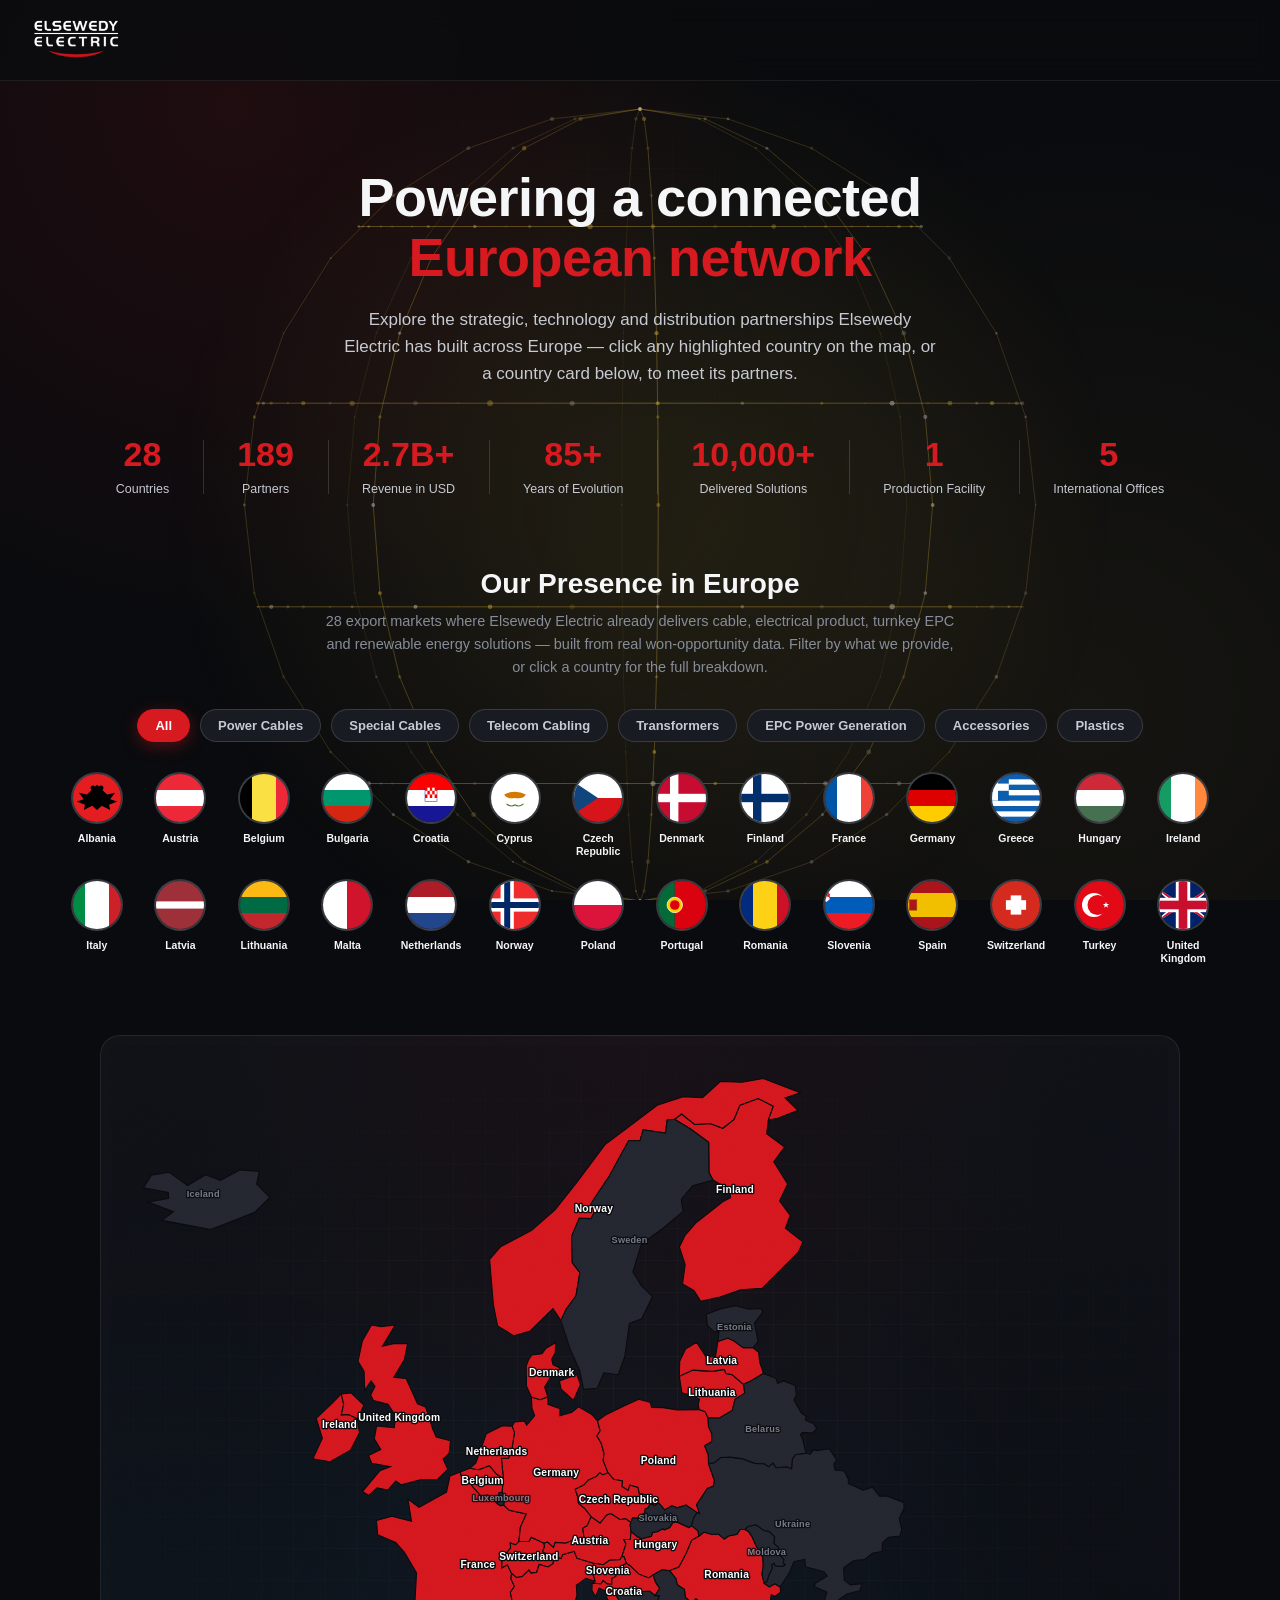
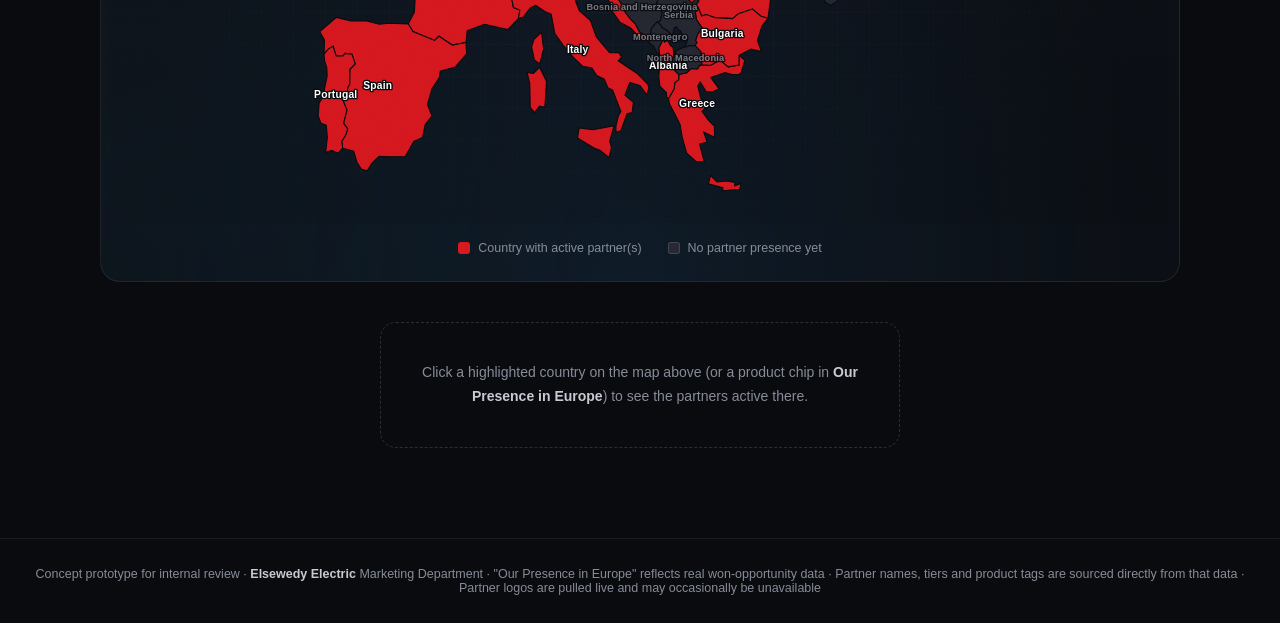
<file: index.html>
<!DOCTYPE html>
<html lang="en">
<head>
<meta charset="UTF-8">
<meta name="viewport" content="width=device-width, initial-scale=1.0">
<title>Elsewedy Electric — European Partner Network (preview)</title>
<style>
:root{
  --ew-red:#D71920;
  --ew-red-dark:#9C1217;
  --ew-red-glow:rgba(215,25,32,0.55);
  --ew-gold:#D4AF37;
  --bg-0:#0A0B0E;
  --bg-1:#111319;
  --bg-2:#181B22;
  --bg-3:#20232C;
  --line:rgba(255,255,255,0.08);
  --line-2:rgba(255,255,255,0.14);
  --text-0:#F5F6F8;
  --text-1:#C7CAD3;
  --text-2:#868C99;
  --country-base:#262933;
  --country-hover:#333844;
  --radius:14px;
}
*{box-sizing:border-box; margin:0; padding:0;}
html{scroll-behavior:smooth;}
body{
  background:var(--bg-0);
  color:var(--text-0);
  font-family:'Inter',sans-serif;
  overflow-x:hidden;
}
h1,h2,h3,h4{font-family:'Poppins',sans-serif;}
a{color:inherit; text-decoration:none;}
.wrap{max-width:1240px; margin:0 auto; padding:0 32px;}
::-webkit-scrollbar{width:9px; height:9px;}
::-webkit-scrollbar-thumb{background:var(--bg-3); border-radius:6px;}
::-webkit-scrollbar-track{background:transparent;}

.bg-fx{
  position:fixed; inset:0; z-index:0; pointer-events:none;
  background:
    radial-gradient(circle at 18% 12%, rgba(215,25,32,0.10), transparent 40%),
    radial-gradient(circle at 85% 78%, rgba(212,175,55,0.06), transparent 45%),
    linear-gradient(var(--bg-0), var(--bg-0));
}
.bg-grid{
  position:fixed; inset:0; z-index:0; pointer-events:none; opacity:0.5;
  background-image:
    linear-gradient(rgba(255,255,255,0.025) 1px, transparent 1px),
    linear-gradient(90deg, rgba(255,255,255,0.025) 1px, transparent 1px);
  background-size:42px 42px;
  mask-image:radial-gradient(ellipse 70% 60% at 50% 20%, black, transparent);
}

#bg-particles{
  position:fixed; inset:0; z-index:0; pointer-events:none;
  display:block; width:100%; height:100%;
}

header{
  position:sticky; top:0; z-index:50;
  background:rgba(10,11,14,0.82);
  backdrop-filter:blur(14px);
  border-bottom:1px solid var(--line);
}
.nav{display:flex; align-items:center; justify-content:space-between; padding:18px 32px;}
.logo{display:flex; align-items:center; gap:10px; text-decoration:none; cursor:pointer;}
.brand-mark{
  height:44px; width:auto; display:block;
  opacity:0; transform:translateY(-6px) scale(0.94);
  animation:logoIn .6s cubic-bezier(.16,.8,.32,1) .1s forwards;
  transition:transform .3s ease, filter .3s ease;
}
.logo:hover .brand-mark{
  transform:scale(1.06);
  filter:drop-shadow(0 4px 16px rgba(215,25,32,0.45));
}
@keyframes logoIn{
  to{opacity:1; transform:translateY(0) scale(1);}
}
nav.links{display:flex; gap:34px; font-size:14px; font-weight:500; color:var(--text-1);}
nav.links a{position:relative; padding:6px 0; transition:color .2s;}
nav.links a:hover{color:var(--text-0);}
nav.links a.active{color:var(--ew-red);}
nav.links a.active::after{content:''; position:absolute; left:0; right:0; bottom:-6px; height:2px; background:var(--ew-red); border-radius:2px;}

.hero{position:relative; z-index:5; padding:86px 32px 50px; text-align:center;}
.eyebrow{
  display:inline-flex; align-items:center; gap:8px;
  font-size:12px; font-weight:600; letter-spacing:2px; text-transform:uppercase;
  color:var(--ew-gold); border:1px solid rgba(212,175,55,0.35);
  background:rgba(212,175,55,0.07);
  padding:7px 16px; border-radius:999px; margin-bottom:22px;
}
.eyebrow .dot{width:6px; height:6px; border-radius:50%; background:var(--ew-gold); box-shadow:0 0 8px var(--ew-gold);}
.hero h1{font-size:clamp(32px,5vw,54px); font-weight:800; line-height:1.12; letter-spacing:-0.5px; max-width:820px; margin:0 auto 18px;}
.hero h1 span{
  color: var(--ew-red);
}
.hero p{color:var(--text-1); font-size:17px; max-width:600px; margin:0 auto; line-height:1.6;}

.stats-row{
  display:flex; justify-content:center; align-items:stretch;
  flex-wrap:wrap; margin-top:48px;
}
.stat-item{
  position:relative; padding:0 34px; text-align:center; user-select:none;
}
.stat-item + .stat-item::before{
  content:''; position:absolute; left:0; top:4px; bottom:4px; width:1px;
  background:var(--line-2);
}
.stat-item .num{
  font-family:'Poppins',sans-serif; font-size:34px; font-weight:800; color:var(--ew-red);
  line-height:1.1;
}
.stat-item .lbl{
  font-size:12.5px; color:var(--text-1); margin-top:8px; line-height:1.35; max-width:130px;
  margin-left:auto; margin-right:auto;
}

.map-section{position:relative; z-index:1; padding:60px 32px 20px;}
.section-head{max-width:640px; margin:0 auto 30px; text-align:center;}
.section-head h2{font-size:28px; font-weight:700; margin-bottom:10px;}
.section-head p{color:var(--text-2); font-size:14.5px; line-height:1.6;}

.filters{display:flex; justify-content:center; gap:10px; flex-wrap:wrap; margin-bottom:30px;}
.chip{
  font-size:13px; font-weight:600; padding:8px 17px; border-radius:999px;
  border:1px solid var(--line-2); color:var(--text-1); background:var(--bg-2);
  cursor:pointer; transition:all .2s; user-select:none;
}
.chip:hover{border-color:var(--ew-red); color:var(--text-0);}
.chip.active{background:var(--ew-red); border-color:var(--ew-red); color:#fff; box-shadow:0 4px 16px rgba(215,25,32,0.35);}

.map-panel{
  max-width:1080px; margin:0 auto;
  background:
    radial-gradient(ellipse at 50% 0%, rgba(215,25,32,0.05), transparent 60%),
    radial-gradient(ellipse at 50% 100%, rgba(18,42,64,0.35), transparent 65%),
    radial-gradient(ellipse at 8% 90%, rgba(20,50,70,0.2), transparent 55%),
    linear-gradient(175deg, var(--bg-1), #0c1016 88%);
  border:1px solid var(--line); border-radius:20px;
  padding:10px 10px 4px; position:relative; overflow:hidden;
}
.map-panel::before{
  content:''; position:absolute; top:-40%; left:50%; transform:translateX(-50%);
  width:70%; height:200px; background:radial-gradient(ellipse, rgba(215,25,32,0.18), transparent 70%);
  pointer-events:none;
}
.map-panel::after{
  content:''; position:absolute; inset:0; pointer-events:none; z-index:0;
  background-image:
    linear-gradient(rgba(255,255,255,0.035) 1px, transparent 1px),
    linear-gradient(90deg, rgba(255,255,255,0.035) 1px, transparent 1px);
  background-size:32px 32px;
  mask-image:radial-gradient(ellipse 78% 68% at 50% 46%, black, transparent 85%);
}
#map-svg{width:100%; height:auto; display:block; position:relative; z-index:1;}
.terrain-overlay{
  pointer-events:none;
  mix-blend-mode:overlay;
  opacity:0.16;
}
.country{
  fill:var(--country-base); stroke:var(--bg-0); stroke-width:1;
  transition:fill .25s ease, filter .25s ease, opacity .25s ease;
}
.country.no-partner:hover{fill:var(--country-hover);}
.country.has-partner{
  fill:var(--ew-red); cursor:pointer;
}
.country.has-partner:hover, .country.has-partner.focus{
  fill:var(--ew-red);
}
.country.has-partner.selected{
  fill:var(--ew-gold); filter:drop-shadow(0 0 12px rgba(212,175,55,0.65)) drop-shadow(0 0 26px rgba(212,175,55,0.5));
}
.country.dimmed{opacity:0.18;}
.country-label{
  font-family:'Inter', sans-serif; font-size:8.5px; font-weight:600;
  fill:var(--text-2); pointer-events:none; letter-spacing:0.2px;
  paint-order:stroke; stroke:var(--bg-0); stroke-width:2.5px; stroke-linejoin:round;
  opacity:0.85; transition:opacity .25s ease, fill .25s ease;
}
.country-label.partner{
  font-size:9.5px; font-weight:800; fill:#fff; opacity:1;
}

.map-legend{display:flex; justify-content:center; gap:26px; flex-wrap:wrap; padding:18px 10px 22px; font-size:12.5px; color:var(--text-2);}
.map-legend .item{display:flex; align-items:center; gap:8px;}
.swatch{width:12px; height:12px; border-radius:3px;}
.swatch.p{background:var(--ew-red);}
.swatch.n{background:var(--country-base); border:1px solid var(--line-2);}

#tooltip{
  position:fixed; z-index:200; pointer-events:none;
  background:linear-gradient(180deg, #1c1f28, #14161c);
  border:1px solid var(--line-2); border-radius:12px;
  padding:14px; width:250px;
  box-shadow:0 18px 40px rgba(0,0,0,0.55), 0 0 0 1px rgba(215,25,32,0.08);
  opacity:0; transform:translateY(6px) scale(0.98);
  transition:opacity .16s ease, transform .16s ease;
}
#tooltip.show{opacity:1; transform:translateY(0) scale(1);}
#tooltip .tt-country{
  font-size:11px; text-transform:uppercase; letter-spacing:1.4px; color:var(--ew-gold);
  font-weight:700; margin-bottom:10px; display:flex; align-items:center; gap:6px;
}
#tooltip .tt-partner{display:flex; gap:10px; align-items:center; padding:8px 0; border-top:1px solid var(--line);}
#tooltip .tt-partner:first-of-type{border-top:none; padding-top:0;}
.logo-tile{
  width:84px; height:44px; border-radius:9px; flex:none;
  background:linear-gradient(150deg,#fff,#e8e8ec);
  display:flex; align-items:center; justify-content:center;
  font-family:'Poppins',sans-serif; font-weight:800; font-size:11px; color:#14161c;
  letter-spacing:0.2px; text-align:center; line-height:1.05; overflow:hidden;
  padding:4px 6px;
}
.logo-tile img, .logo-tile svg{width:100%; height:100%; display:block;}
.tt-info .tt-name{font-size:13.5px; font-weight:700; color:var(--text-0);}
.tt-info .tt-meta{font-size:11px; color:var(--text-2); margin-top:2px;}
.tt-info .tt-badge{
  display:inline-block; margin-top:4px; font-size:9.5px; font-weight:700; text-transform:uppercase;
  letter-spacing:0.6px; color:var(--ew-red); background:rgba(215,25,32,0.12);
  border:1px solid rgba(215,25,32,0.3); padding:2px 7px; border-radius:5px;
}

/* ---------------- country / product partners panel (below the map) ---------------- */
.country-partners-section{position:relative; z-index:1; padding:20px 32px 90px; max-width:1080px; margin:0 auto;}
.cp-empty{
  text-align:center; color:var(--text-2); font-size:14px; line-height:1.7;
  border:1px dashed var(--line-2); border-radius:16px; padding:38px 24px; max-width:520px; margin:0 auto;
}
.cp-empty b{color:var(--text-1);}
.cp-panel{display:none;}
.cp-panel.show{display:block;}
.cp-head{display:flex; align-items:flex-start; justify-content:space-between; gap:16px; flex-wrap:wrap; margin-bottom:22px;}
.cp-head-left{display:flex; align-items:center; gap:14px;}
.cp-flag{width:48px; height:48px; border-radius:50%; overflow:hidden; border:2px solid var(--line-2); flex:none;}
.cp-title{font-family:'Poppins',sans-serif; font-size:21px; font-weight:700;}
.cp-subtitle{font-size:12.5px; color:var(--text-2); margin-top:3px;}
.cp-subtitle b{
  color:var(--text-0); font-weight:700;
  background:rgba(255,255,255,0.05);
  border:1px solid rgba(215,25,32,0.4);
  padding:3px 10px; border-radius:999px;
  margin:0 2px;
  display:inline-block;
  letter-spacing:0.2px;
  box-shadow:inset 0 0 0 1px rgba(255,255,255,0.02);
}
.cp-clear{
  font-size:12.5px; font-weight:600; color:var(--text-1); background:var(--bg-2);
  border:1px solid var(--line-2); padding:8px 15px; border-radius:999px; cursor:pointer;
  transition:border-color .2s, color .2s;
}
.cp-clear:hover{border-color:var(--ew-red); color:#fff;}
.cp-stats{display:flex; gap:10px; flex-wrap:wrap; margin-bottom:22px;}
.cp-bars{display:flex; flex-direction:column; gap:9px; margin-bottom:26px;}
.cp-grid{display:grid; grid-template-columns:repeat(auto-fill, minmax(240px, 1fr)); gap:14px;}
.cp-card{
  background:var(--bg-2); border:1px solid var(--line); border-radius:14px;
  padding:16px; transition:transform .2s, border-color .2s, background .2s;
  opacity:0; transform:translateY(10px);
}
.cp-card.in-view{opacity:1; transform:translateY(0);}
.cp-card:hover{transform:translateY(-3px); border-color:var(--ew-red); background:var(--bg-3);}
.cp-card.spotlight{border-color:var(--ew-gold); box-shadow:0 0 0 3px rgba(212,175,55,0.25);}
.cp-card-top{display:flex; align-items:center; gap:12px; margin-bottom:2px;}
.cp-card-title{min-width:0;}
.cp-card .cp-name{font-size:14.5px; font-weight:700; overflow-wrap:break-word;}
.cp-card .cp-country{font-size:11.5px; color:var(--ew-gold); font-weight:600; margin-top:2px;}

/* real partner logo tile (falls back to a colored initials badge) */
.cp-logo{
  width:44px; height:44px; border-radius:10px; flex:none;
  background:#fff; border:1px solid var(--line-2);
  display:flex; align-items:center; justify-content:center; overflow:hidden;
  position:relative;
}
.cp-logo img{width:100%; height:100%; object-fit:contain; padding:5px; display:block;}
.cp-logo .cp-logo-fallback{
  display:none; width:100%; height:100%; align-items:center; justify-content:center;
  font-family:'Poppins',sans-serif; font-weight:800; font-size:14px; color:#fff;
  background:hsl(var(--fallback-hue,210) 55% 42%);
}
.cp-logo.img-failed{background:transparent; border-color:transparent;}
.cp-logo.img-failed img{display:none;}
.cp-logo.img-failed .cp-logo-fallback{display:flex;}
.cp-logo.no-domain{background:transparent; border-color:transparent;}
.cp-logo.no-domain .cp-logo-fallback{display:flex;}
.cp-logo.logo-sm{width:32px; height:32px; border-radius:8px;}
.cp-logo.logo-sm .cp-logo-fallback{font-size:11px;}
.cp-card .cp-count{
  display:inline-block; margin-top:8px; font-size:11px; font-weight:700; color:var(--text-0);
  background:var(--bg-1); border:1px solid var(--line-2); padding:3px 9px; border-radius:6px;
}
.cp-card .cp-count b{color:var(--ew-gold);}
.cp-card .cp-tags{display:flex; flex-wrap:wrap; gap:6px; margin-top:10px;}
.cp-card .cp-tag{
  font-size:10.5px; color:var(--text-1); background:var(--bg-3); border:1px solid var(--line-2);
  padding:3px 9px; border-radius:999px;
}
.cp-truncnote{text-align:center; color:var(--text-2); font-size:12px; margin-top:16px;}

.partners-section{position:relative; z-index:1; padding:70px 32px 100px;}
.grid{max-width:1080px; margin:0 auto; display:grid; grid-template-columns:repeat(auto-fill, minmax(230px, 1fr)); gap:16px;}
.p-card{
  background:var(--bg-2); border:1px solid var(--line); border-radius:14px;
  padding:18px; display:flex; gap:13px; align-items:flex-start;
  transition:transform .22s, border-color .22s, background .22s, box-shadow .22s;
  opacity:0; transform:translateY(14px);
}
.p-card.in-view{opacity:1; transform:translateY(0);}
.p-card:hover{transform:translateY(-4px); border-color:var(--ew-red); background:var(--bg-3);}
.p-card.dimmed{opacity:0.25 !important;}
.p-card.spotlight{border-color:var(--ew-gold); box-shadow:0 0 0 3px rgba(212,175,55,0.25);}
.p-card .info .name{font-size:14.5px; font-weight:700;}
.p-card .info .country{font-size:12px; color:var(--ew-gold); margin-top:2px; font-weight:600;}
.p-card .info .seg{font-size:12px; color:var(--text-2); margin-top:6px; line-height:1.5;}
.p-card .info .badge{
  display:inline-block; margin-top:8px; font-size:9.5px; font-weight:700; text-transform:uppercase;
  letter-spacing:0.5px; color:var(--text-1); background:var(--bg-3); border:1px solid var(--line-2);
  padding:3px 8px; border-radius:5px;
}

footer{position:relative; z-index:1; border-top:1px solid var(--line); padding:28px 32px; text-align:center; color:var(--text-2); font-size:12.5px;}
footer b{color:var(--text-1);}

.coverage-section{position:relative; z-index:1; padding:20px 32px 10px;}
.coverage-grid{
  max-width:1160px; margin:0 auto; display:grid;
  grid-template-columns:repeat(14, 1fr); grid-auto-flow:row;
  justify-items:center; row-gap:20px; column-gap:10px;
}
.coverage-card{
  width:100%; max-width:72px; text-align:center; cursor:default;
  transition:transform .2s, opacity .2s;
  opacity:0; transform:translateY(10px);
}
.coverage-card.in-view{opacity:1; transform:translateY(0);}
.coverage-card:hover{transform:translateY(-4px);}
.coverage-card.dimmed{opacity:0.15 !important;}
.coverage-card .flag-circle{
  width:52px; height:52px; margin:0 auto; border-radius:50%;
  background:linear-gradient(160deg, var(--bg-3), var(--bg-1));
  border:2px solid var(--line-2);
  display:flex; align-items:center; justify-content:center;
  font-size:22px; line-height:1; overflow:hidden;
  transition:border-color .2s, box-shadow .2s;
}
.coverage-card:hover .flag-circle{border-color:var(--ew-gold); box-shadow:0 0 0 4px rgba(212,175,55,0.12);}
.flag-circle svg, .cm-flag svg, .cp-flag svg{width:100%; height:100%; display:block;}
.coverage-card .cname{font-size:10.5px; font-weight:700; margin-top:8px; line-height:1.25;}
.coverage-card .ctags{margin-top:3px; font-size:8px; font-weight:600; color:var(--ew-gold); letter-spacing:0.2px;}
.coverage-card{cursor:pointer;}
.coverage-card.spotlight .flag-circle{border-color:var(--ew-gold); box-shadow:0 0 0 4px rgba(212,175,55,0.3);}
.coverage-card.selected{opacity:1 !important; transform:translateY(-4px);}
.coverage-card.selected .flag-circle{
  border-color:var(--ew-gold);
  box-shadow:0 0 0 4px rgba(212,175,55,0.35), 0 0 22px rgba(212,175,55,0.45);
}
.coverage-card.selected .cname{color:var(--ew-gold);}

/* ---------------- country detail modal ---------------- */
.cm-overlay{
  position:fixed; inset:0; z-index:300; display:flex; align-items:center; justify-content:center;
  background:rgba(5,5,7,0.72); backdrop-filter:blur(6px);
  opacity:0; visibility:hidden; transition:opacity .2s ease, visibility .2s;
  padding:24px;
}
.cm-overlay.show{opacity:1; visibility:visible;}
.cm-panel{
  position:relative; width:100%; max-width:560px; max-height:86vh; overflow-y:auto;
  background:linear-gradient(180deg, #1c1f28, #14161c);
  border:1px solid var(--line-2); border-radius:18px;
  padding:30px 28px 26px;
  box-shadow:0 30px 70px rgba(0,0,0,0.6);
  transform:translateY(14px) scale(0.97); transition:transform .2s ease;
}
.cm-overlay.show .cm-panel{transform:translateY(0) scale(1);}
.cm-close{
  position:absolute; top:16px; right:16px; width:32px; height:32px; border-radius:50%;
  background:var(--bg-3); border:1px solid var(--line-2); color:var(--text-1);
  font-size:20px; line-height:1; cursor:pointer; transition:background .2s, color .2s;
}
.cm-close:hover{background:var(--ew-red); color:#fff;}
.cm-head{display:flex; align-items:center; gap:14px; margin-bottom:20px;}
.cm-flag{width:52px; height:52px; border-radius:50%; overflow:hidden; border:2px solid var(--line-2); flex:none;}
.cm-name{font-family:'Poppins',sans-serif; font-size:20px; font-weight:700;}
.cm-sub{font-size:12px; color:var(--text-2); margin-top:2px;}
.cm-stats{display:flex; justify-content:center; gap:10px; margin-bottom:22px;}
.cm-stat{background:var(--bg-3); border:1px solid var(--line); border-radius:10px; padding:12px 24px; text-align:center;}
.cm-num{font-family:'Poppins',sans-serif; font-size:17px; font-weight:700; color:var(--ew-red);}
.cm-lbl{font-size:9.5px; color:var(--text-2); text-transform:uppercase; letter-spacing:0.6px; margin-top:3px;}
.cm-section-title{font-size:11px; font-weight:700; text-transform:uppercase; letter-spacing:1px; color:var(--ew-gold); margin:18px 0 10px;}
.cm-bars{display:flex; flex-direction:column; gap:9px;}
.cm-bar-lbl{display:flex; justify-content:space-between; font-size:12px; color:var(--text-1); margin-bottom:4px;}
.cm-bar-lbl span{color:var(--text-2); font-weight:600;}
.cm-bar-track{height:7px; border-radius:4px; background:var(--bg-3); overflow:hidden;}
.cm-bar-fill{height:100%; border-radius:4px; background:linear-gradient(90deg, var(--ew-red-dark), var(--ew-red));}
.cm-chiplist{display:flex; flex-wrap:wrap; gap:7px;}
.cm-chip{
  font-size:11px; color:var(--text-1); background:var(--bg-3); border:1px solid var(--line-2);
  padding:5px 10px; border-radius:999px;
}
.cm-chip b{color:var(--ew-gold); font-weight:700;}
.cm-customers{display:flex; flex-direction:column; gap:6px;}
.cm-customer{
  display:flex; justify-content:space-between; font-size:12.5px; color:var(--text-1);
  background:var(--bg-3); border:1px solid var(--line); border-radius:8px; padding:8px 12px;
}
.cm-cust-count{color:var(--ew-gold); font-weight:700;}

@media (max-width:720px){
  .nav .links{display:none;}
  .hero{padding:60px 20px 30px;}
  .map-section, .partners-section, .coverage-section, .country-partners-section{padding-left:16px; padding-right:16px;}
  .stat-item{padding:0 18px;}
  .coverage-grid{display:flex; flex-wrap:wrap; justify-content:center;}
  .coverage-card{width:60px; max-width:60px;}
  .coverage-card .flag-circle{width:44px; height:44px; font-size:18px;}
  .coverage-card .cname{font-size:9.5px;}
}

</style>
</head>
<body>


<div class="bg-fx"></div>
<div class="bg-grid"></div>
<canvas id="bg-particles"></canvas>

<header>
  <div class="nav">
    <a class="logo" href="https://elsewedyelectric.com/region?id=4" target="_blank" rel="noopener noreferrer" aria-label="Visit Elsewedy Electric — Europe region page (opens in a new tab)">
      <img class="brand-mark" src="[data-uri]" alt="Elsewedy Electric">
    </a>
  </div>
</header>

<section class="hero">
  <h1>Powering a connected <span>European network</span></h1>
  <p>Explore the strategic, technology and distribution partnerships Elsewedy Electric has built across Europe — click any highlighted country on the map, or a country card below, to meet its partners.</p>

  <div class="stats-row" id="stats-row"></div>
</section>

<section class="coverage-section" id="presence">
  <div class="section-head">
    <h2>Our Presence in Europe</h2>
    <p>28 export markets where Elsewedy Electric already delivers cable, electrical product, turnkey EPC and renewable energy solutions — built from real won-opportunity data. Filter by what we provide, or click a country for the full breakdown.</p>
  </div>
  <div class="filters" id="coverage-filters"></div>
  <div class="coverage-grid" id="coverage-grid"></div>
</section>

<section class="map-section" id="map">
  <div class="map-panel">
    <svg id="map-svg" viewBox="0 0 980 720" preserveAspectRatio="xMidYMid meet"></svg>
    <div class="map-legend">
      <div class="item"><span class="swatch p"></span> Country with active partner(s)</div>
      <div class="item"><span class="swatch n"></span> No partner presence yet</div>
    </div>
  </div>
</section>

<section class="country-partners-section" id="country-partners">
  <div class="cp-empty" id="cp-empty">
    Click a highlighted country on the map above (or a product chip in <b>Our Presence in Europe</b>) to see the partners active there.
  </div>
  <div class="cp-panel" id="cp-panel">
    <div class="cp-head" id="cp-head"></div>
    <div class="cp-grid" id="cp-grid"></div>
  </div>
</section>

<footer>
  Concept prototype for internal review · <b>Elsewedy Electric</b> Marketing Department · "Our Presence in Europe" reflects real won-opportunity data · Partner names, tiers and product tags are sourced directly from that data · Partner logos are pulled live and may occasionally be unavailable
</footer>

<div id="tooltip"></div>






<script>
const COUNTRY_PATHS = {"FRA":{"name":"France","partner":true,"d":"M400.7 558.4 L397.1 572.4 L392.1 568.7 L389.6 556.5 L391.8 549.7 L398.8 542.8 L400.7 558.4Z M335.4 408.7 L343.0 417.2 L348.6 415.8 L358.2 424.1 L360.6 425.7 L363.8 425.3 L368.9 430.1 L384.7 433.4 L379.2 445.9 L377.8 458.9 L374.8 462.0 L369.8 460.3 L370.2 464.9 L362.2 475.1 L362.0 483.4 L367.2 480.5 L371.0 488.5 L370.5 493.7 L373.7 500.5 L369.9 506.0 L372.8 520.1 L378.7 522.4 L377.4 530.3 L367.5 540.6 L346.0 535.7 L330.0 541.6 L328.8 552.5 L316.1 554.9 L303.8 546.7 L299.8 550.6 L279.7 542.3 L275.3 535.3 L281.0 524.3 L283.0 488.1 L271.8 469.0 L263.7 459.8 L247.0 452.8 L245.9 439.5 L260.1 435.5 L278.4 440.2 L275.0 419.6 L285.3 427.4 L310.8 413.2 L314.0 398.3 L323.6 394.7 L325.2 401.1 L330.3 401.4 L335.4 408.7Z","cx":339.8,"cy":481.0},"CHE":{"name":"Switzerland","partner":true,"d":"M401.1 460.6 L401.5 463.8 L399.8 468.3 L404.8 471.6 L410.3 472.1 L409.5 479.6 L404.7 482.6 L396.6 480.3 L394.2 487.7 L389.0 488.3 L387.1 485.4 L381.0 491.5 L375.7 492.4 L371.0 488.5 L367.2 480.5 L362.0 483.4 L362.2 475.1 L370.2 464.9 L369.8 460.3 L374.8 462.0 L377.8 458.9 L387.1 459.0 L389.3 455.0 L401.1 460.6Z","cx":387.0,"cy":473.8},"DEU":{"name":"Germany","partner":true,"d":"M404.6 324.9 L404.8 331.9 L415.9 336.1 L415.8 342.6 L426.9 339.2 L433.0 334.2 L445.4 341.4 L450.6 347.2 L453.1 356.4 L450.1 361.3 L454.0 367.8 L456.7 377.5 L455.9 383.8 L460.4 395.4 L455.5 397.3 L452.6 395.2 L449.9 398.7 L442.0 402.2 L438.0 406.7 L430.0 410.7 L431.9 416.1 L433.1 423.8 L438.7 428.2 L444.8 436.0 L441.0 444.4 L437.0 446.7 L438.6 458.6 L437.6 461.6 L434.2 457.9 L428.9 457.4 L421.1 460.6 L411.5 459.8 L409.9 464.6 L404.4 459.6 L401.1 460.6 L389.3 455.0 L387.1 459.0 L377.8 458.9 L379.2 445.9 L384.7 433.4 L368.9 430.1 L363.8 425.3 L364.4 417.3 L362.2 413.2 L363.5 400.9 L361.6 381.9 L368.2 381.9 L371.0 375.0 L373.7 358.3 L371.6 352.2 L373.8 348.3 L382.9 347.3 L385.0 351.4 L392.4 342.4 L389.9 335.6 L389.4 325.2 L397.6 327.6 L404.6 324.9Z","cx":412.3,"cy":396.2},"ITA":{"name":"Italy","partner":true,"d":"M465.9 629.7 L461.9 644.1 L463.6 649.7 L461.3 659.1 L452.9 652.2 L447.4 650.2 L432.1 641.0 L433.6 631.6 L446.4 633.3 L457.6 631.3 L465.9 629.7Z M396.9 575.5 L403.4 588.4 L401.9 612.5 L396.9 611.4 L392.4 617.4 L388.3 612.6 L387.9 590.7 L385.4 580.3 L391.4 581.2 L396.9 575.5Z M431.5 474.4 L447.1 479.1 L446.0 488.0 L448.6 495.8 L439.9 493.1 L431.0 499.6 L431.6 508.6 L430.2 513.8 L433.8 523.1 L444.1 532.3 L449.6 547.3 L461.8 562.0 L470.3 561.9 L473.0 565.9 L469.9 569.5 L479.7 576.1 L487.8 581.6 L497.1 591.1 L498.3 594.5 L496.2 601.0 L490.1 592.5 L480.6 589.5 L476.0 601.3 L483.9 608.0 L482.7 617.5 L478.1 618.6 L472.2 634.2 L467.7 635.6 L467.7 630.0 L470.0 620.3 L472.3 616.4 L468.1 605.8 L464.7 596.7 L460.2 594.4 L456.9 586.5 L449.9 583.2 L445.2 575.9 L437.1 574.7 L428.5 566.5 L418.5 554.7 L411.1 544.2 L407.7 526.2 L402.2 524.1 L393.3 518.1 L388.3 520.5 L382.0 529.0 L377.4 530.3 L378.7 522.4 L372.8 520.1 L369.9 506.0 L373.7 500.5 L370.5 493.7 L371.0 488.5 L375.7 492.4 L381.0 491.5 L387.1 485.4 L389.0 488.3 L394.2 487.7 L396.6 480.3 L404.7 482.6 L409.5 479.6 L410.3 472.1 L417.0 474.7 L418.2 471.2 L429.1 468.1 L431.5 474.4Z","cx":432.3,"cy":560.1},"IRL":{"name":"Ireland","partner":true,"d":"M228.3 345.2 L230.1 358.2 L221.8 374.4 L202.5 385.2 L187.0 382.4 L195.8 363.4 L190.1 344.9 L205.0 330.7 L213.3 322.2 L215.5 331.9 L213.3 341.7 L220.0 341.4 L228.3 345.2Z","cx":211.6,"cy":351.3},"DNK":{"name":"Denmark","partner":true,"d":"M434.9 313.5 L428.4 328.2 L416.9 317.9 L415.4 310.4 L431.4 304.3 L434.9 313.5Z M415.5 298.0 L412.8 304.9 L409.5 302.9 L401.7 316.0 L404.6 324.9 L397.6 327.6 L389.4 325.2 L384.9 315.1 L384.6 296.5 L386.4 291.6 L389.6 286.2 L399.2 285.0 L403.0 280.0 L411.8 274.9 L411.5 284.2 L408.2 290.2 L409.5 295.3 L415.5 298.0Z","cx":408.2,"cy":303.5},"ESP":{"name":"Spain","partner":true,"d":"M197.3 563.3 L197.8 550.4 L193.4 542.5 L208.8 529.3 L222.2 532.6 L236.9 532.5 L248.5 535.6 L257.6 534.7 L275.3 535.3 L279.7 542.3 L299.8 550.6 L303.8 546.7 L316.1 554.9 L328.8 552.5 L329.4 563.1 L319.0 575.2 L305.0 579.1 L304.0 585.2 L297.3 595.3 L293.1 610.1 L297.3 620.5 L291.0 628.6 L288.6 640.5 L280.4 644.1 L272.6 658.1 L258.7 658.4 L248.3 658.0 L241.5 664.4 L237.3 671.3 L231.9 669.8 L227.9 663.7 L224.8 653.2 L214.6 650.4 L213.7 644.3 L217.7 637.5 L219.2 632.6 L215.4 627.2 L218.5 615.2 L214.1 604.3 L218.8 602.8 L219.2 594.2 L221.0 591.5 L221.2 577.3 L226.2 572.4 L223.2 563.3 L216.8 562.6 L214.9 564.9 L208.5 565.0 L205.7 556.0 L201.2 558.7 L197.3 563.3Z","cx":247.1,"cy":592.7},"BEL":{"name":"Belgium","partner":true,"d":"M332.4 391.1 L340.4 392.5 L350.5 388.7 L357.4 396.7 L363.5 400.9 L362.2 413.2 L359.4 413.9 L358.2 424.1 L348.6 415.8 L343.0 417.2 L335.4 408.7 L330.3 401.4 L325.2 401.1 L323.6 394.7 L332.4 391.1Z","cx":344.2,"cy":403.4},"FIN":{"name":"Finland","partner":true,"d":"M608.9 68.6 L607.3 81.3 L624.0 93.5 L613.9 107.2 L626.7 127.9 L619.3 143.5 L629.1 157.0 L624.7 168.9 L640.9 181.4 L636.8 190.7 L626.6 201.2 L603.2 224.4 L583.3 225.9 L564.1 232.5 L546.3 236.4 L539.9 226.4 L529.4 220.5 L531.8 202.5 L526.5 186.1 L531.7 175.5 L541.6 164.1 L566.6 144.3 L573.9 140.5 L572.8 132.8 L557.6 124.2 L553.9 117.2 L553.6 89.1 L536.5 76.7 L522.0 67.8 L528.5 63.0 L540.7 72.7 L554.9 71.8 L566.7 76.2 L577.1 68.1 L582.5 54.8 L599.5 48.6 L613.5 55.8 L608.9 68.6Z","cx":578.0,"cy":133.9},"NOR":{"name":"Norway","partner":true,"d":"M604.2 30.0 L638.4 43.3 L624.3 48.2 L636.3 59.6 L617.7 66.9 L608.9 68.6 L613.5 55.8 L599.5 48.6 L582.5 54.8 L577.1 68.1 L566.7 76.2 L554.9 71.8 L540.7 72.7 L528.5 63.0 L522.0 67.8 L515.2 68.6 L513.6 80.6 L492.9 77.6 L490.0 87.8 L479.5 87.7 L472.3 100.7 L461.4 120.8 L444.4 146.4 L448.4 152.7 L444.6 159.9 L433.7 159.6 L426.6 176.6 L427.3 200.8 L434.3 210.0 L430.7 231.4 L421.6 243.9 L416.7 254.4 L409.4 243.2 L387.8 264.3 L373.2 268.5 L358.1 259.3 L354.2 239.7 L350.7 197.7 L360.8 186.0 L389.7 170.7 L411.3 151.9 L431.3 126.6 L457.6 91.4 L475.9 77.7 L506.0 54.9 L530.0 46.9 L548.0 47.9 L564.6 32.8 L584.6 33.6 L604.2 30.0Z","cx":447.3,"cy":151.6},"POL":{"name":"Poland","partner":true,"d":"M460.4 395.4 L455.9 383.8 L456.7 377.5 L454.0 367.8 L450.1 361.3 L453.1 356.4 L450.6 347.2 L458.0 341.8 L475.1 333.4 L488.9 327.3 L499.8 330.3 L500.6 334.8 L511.2 335.0 L524.6 337.1 L544.8 336.8 L550.4 338.7 L553.0 344.4 L553.5 352.4 L556.5 359.3 L556.4 366.6 L549.9 370.3 L553.3 378.7 L553.5 386.8 L559.0 402.7 L557.8 407.8 L552.4 409.9 L542.4 425.1 L545.3 433.3 L542.9 432.2 L532.5 425.2 L524.6 427.8 L519.4 425.9 L513.0 429.8 L507.5 423.4 L503.0 425.8 L502.3 424.7 L497.3 415.8 L489.2 414.7 L488.1 409.0 L480.6 406.9 L479.0 411.6 L473.1 407.9 L473.7 402.9 L465.6 401.3 L460.4 395.4Z","cx":507.1,"cy":384.9},"AUT":{"name":"Austria","partner":true,"d":"M481.8 449.7 L481.0 457.1 L474.9 457.2 L477.0 461.1 L473.3 472.8 L471.3 475.9 L461.7 476.4 L456.2 480.5 L447.1 479.1 L431.5 474.4 L429.1 468.1 L418.2 471.2 L417.0 474.7 L410.3 472.1 L404.8 471.6 L399.8 468.3 L401.5 463.8 L401.1 460.6 L404.4 459.6 L409.9 464.6 L411.5 459.8 L421.1 460.6 L428.9 457.4 L434.2 457.9 L437.6 461.6 L438.6 458.6 L437.0 446.7 L441.0 444.4 L444.8 436.0 L453.0 441.8 L459.1 434.4 L463.0 433.0 L471.5 438.6 L476.6 437.7 L481.6 441.1 L480.8 443.4 L481.8 449.7Z","cx":443.6,"cy":458.4},"GBR":{"name":"United Kingdom","partner":false,"d":"M234.2 332.7 L228.3 345.2 L220.0 341.4 L213.3 341.7 L215.5 331.9 L213.3 322.2 L222.4 321.4 L234.2 332.7Z M263.2 258.4 L251.5 278.1 L262.7 275.6 L274.7 275.7 L271.8 290.5 L262.0 306.8 L273.3 308.0 L274.2 309.9 L283.9 331.4 L291.4 334.3 L298.1 355.0 L301.2 362.2 L314.5 365.7 L313.2 377.3 L307.6 382.7 L312.0 392.1 L302.1 401.6 L287.5 401.5 L268.9 406.5 L263.8 402.9 L256.5 411.4 L246.4 409.3 L238.7 416.3 L232.9 412.7 L249.0 393.5 L258.8 389.6 L241.6 386.6 L238.5 379.3 L249.9 373.7 L243.9 363.9 L246.0 352.0 L262.3 353.6 L263.9 343.0 L256.6 331.8 L243.1 328.4 L240.5 323.4 L244.5 315.3 L240.9 310.3 L235.0 318.9 L234.4 301.4 L228.8 292.1 L232.8 273.3 L241.3 258.5 L250.0 259.9 L263.2 258.4Z","cx":267.0,"cy":344.9},"PRT":{"name":"Portugal","partner":false,"d":"M197.3 563.3 L201.2 558.7 L205.7 556.0 L208.5 565.0 L214.9 564.9 L216.8 562.6 L223.2 563.3 L226.2 572.4 L221.2 577.3 L221.0 591.5 L219.2 594.2 L218.8 602.8 L214.1 604.3 L218.5 615.2 L215.4 627.2 L219.2 632.6 L217.7 637.5 L213.7 644.3 L214.6 650.4 L210.2 655.1 L204.4 652.5 L198.8 654.5 L200.4 640.3 L199.4 629.1 L194.5 627.4 L191.9 620.5 L192.8 608.6 L197.1 602.0 L197.9 594.6 L200.2 583.7 L199.9 576.0 L197.8 569.5 L197.3 563.3Z","cx":208.2,"cy":601.8},"NLD":{"name":"Netherlands","partner":false,"d":"M362.6 351.7 L371.6 352.2 L373.7 358.3 L371.0 375.0 L368.2 381.9 L361.6 381.9 L363.5 400.9 L357.4 396.7 L350.5 388.7 L340.4 392.5 L332.4 391.1 L338.0 386.1 L347.6 359.3 L362.6 351.7Z","cx":357.2,"cy":376.3},"SWE":{"name":"Sweden","partner":false,"d":"M538.8 129.4 L528.2 142.1 L529.9 153.2 L512.5 167.9 L491.3 183.5 L483.4 209.2 L491.2 222.0 L501.6 232.1 L491.6 252.6 L480.2 256.9 L476.0 287.4 L469.8 304.5 L456.5 302.7 L450.4 317.1 L437.7 318.0 L434.2 300.8 L425.1 280.1 L416.7 254.4 L421.6 243.9 L430.7 231.4 L434.3 210.0 L427.3 200.8 L426.6 176.6 L433.7 159.6 L444.6 159.9 L448.4 152.7 L444.4 146.4 L461.4 120.8 L472.3 100.7 L479.5 87.7 L490.0 87.8 L492.9 77.6 L513.6 80.6 L515.2 68.6 L522.0 67.8 L536.5 76.7 L553.6 89.1 L553.9 117.2 L557.6 124.2 L538.8 129.4Z","cx":480.3,"cy":180.6},"GRC":{"name":"Greece","partner":false,"d":"M555.4 675.7 L561.3 681.8 L569.9 680.8 L578.0 682.1 L577.7 685.3 L583.7 683.1 L582.3 688.5 L566.6 690.0 L566.7 687.0 L553.3 683.4 L555.4 675.7Z M587.1 569.1 L583.7 580.5 L581.1 582.5 L574.5 582.0 L568.8 580.3 L555.5 585.0 L563.1 595.3 L557.6 598.2 L551.5 598.3 L545.7 588.9 L543.6 592.9 L546.1 603.7 L551.5 612.3 L547.4 616.3 L553.5 624.7 L558.9 629.9 L559.1 640.2 L549.0 635.4 L552.2 644.7 L545.2 646.6 L549.4 662.7 L542.1 662.9 L533.2 655.0 L529.1 640.4 L527.1 628.3 L522.9 619.9 L517.3 609.6 L516.5 604.4 L521.6 595.5 L522.3 589.6 L525.8 587.0 L526.0 582.2 L533.2 580.6 L537.4 576.6 L543.3 577.0 L545.1 573.8 L547.2 573.2 L555.3 573.7 L564.0 568.7 L571.7 575.1 L581.7 573.4 L581.8 564.3 L587.1 569.1Z","cx":542.9,"cy":609.5},"CZE":{"name":"Czech Republic","partner":false,"d":"M481.6 441.1 L476.6 437.7 L471.5 438.6 L463.0 433.0 L459.1 434.4 L453.0 441.8 L444.8 436.0 L438.7 428.2 L433.1 423.8 L431.9 416.1 L430.0 410.7 L438.0 406.7 L442.0 402.2 L449.9 398.7 L452.6 395.2 L455.5 397.3 L460.4 395.4 L465.6 401.3 L473.7 402.9 L473.1 407.9 L479.0 411.6 L480.6 406.9 L488.1 409.0 L489.2 414.7 L497.3 415.8 L502.3 424.7 L499.1 424.7 L497.4 428.0 L494.9 428.8 L494.2 433.0 L492.1 433.8 L491.8 435.5 L488.0 437.4 L483.2 437.1 L481.6 441.1Z","cx":470.1,"cy":420.9},"HUN":{"name":"Hungary","partner":false,"d":"M473.3 472.8 L477.0 461.1 L474.9 457.2 L481.0 457.1 L481.8 449.7 L487.4 454.4 L491.4 456.4 L500.6 454.1 L501.5 450.5 L505.9 449.9 L511.2 447.1 L512.4 448.3 L517.5 446.0 L520.1 441.7 L523.7 440.6 L535.4 446.1 L537.7 444.3 L543.8 449.2 L544.5 454.1 L537.9 457.9 L532.7 470.3 L526.1 482.6 L517.3 486.0 L510.5 485.2 L502.1 490.0 L498.0 492.7 L489.0 489.2 L480.8 481.4 L477.3 479.2 L475.2 473.0 L473.3 472.8Z","cx":504.6,"cy":462.6},"ROU":{"name":"Romania","partner":false,"d":"M544.5 454.1 L549.3 450.2 L556.0 452.2 L563.0 452.3 L568.1 456.7 L571.9 453.9 L579.9 452.2 L582.7 447.9 L587.3 447.9 L590.6 449.7 L594.0 455.1 L597.5 462.8 L603.8 473.6 L604.2 481.6 L603.0 489.4 L605.0 497.7 L609.8 501.0 L615.0 498.1 L619.9 501.2 L620.2 505.9 L614.9 509.8 L611.6 508.1 L608.5 530.1 L602.1 528.2 L594.1 521.5 L581.2 525.8 L575.8 530.4 L559.7 529.5 L551.3 526.6 L547.1 528.0 L544.0 520.5 L542.0 517.3 L544.5 514.2 L541.8 512.0 L538.4 516.0 L532.0 510.8 L531.1 503.3 L524.5 499.0 L523.2 493.2 L517.3 486.0 L526.1 482.6 L532.7 470.3 L537.9 457.9 L544.5 454.1Z","cx":570.3,"cy":490.0},"BGR":{"name":"Bulgaria","partner":false,"d":"M544.0 520.5 L547.1 528.0 L551.3 526.6 L559.7 529.5 L575.8 530.4 L581.2 525.8 L594.1 521.5 L602.1 528.2 L608.5 530.1 L602.8 537.6 L598.8 550.6 L602.4 561.0 L592.9 558.6 L581.8 564.3 L581.7 573.4 L571.7 575.1 L564.0 568.7 L555.3 573.7 L547.2 573.2 L546.4 561.2 L540.9 555.3 L542.7 552.8 L541.5 550.6 L543.4 544.8 L547.6 539.1 L542.2 531.3 L541.3 524.6 L544.0 520.5Z","cx":566.2,"cy":544.9},"HRV":{"name":"Croatia","partner":false,"d":"M502.1 490.0 L504.7 497.1 L508.2 502.2 L504.0 509.1 L499.1 505.1 L491.5 505.3 L482.1 502.3 L477.0 502.7 L474.6 506.5 L470.7 502.3 L468.4 509.9 L473.8 518.4 L476.1 524.0 L481.2 530.8 L485.3 534.8 L489.5 542.4 L499.1 549.3 L497.9 552.4 L487.7 545.7 L481.3 539.1 L471.3 533.7 L462.1 520.3 L464.3 519.0 L459.3 511.3 L459.1 505.2 L452.1 502.3 L448.7 510.2 L445.5 504.1 L445.7 497.7 L453.8 498.1 L455.8 495.0 L459.5 498.0 L463.8 498.3 L463.7 493.2 L467.5 491.4 L468.6 484.0 L477.3 479.2 L480.8 481.4 L489.0 489.2 L498.0 492.7 L502.1 490.0Z","cx":475.0,"cy":505.7},"SVK":{"name":"Slovakia","partner":false,"d":"M502.3 424.7 L503.0 425.8 L507.5 423.4 L513.0 429.8 L519.4 425.9 L524.6 427.8 L532.5 425.2 L542.9 432.2 L539.8 436.9 L537.7 444.3 L535.4 446.1 L523.7 440.6 L520.1 441.7 L517.5 446.0 L512.4 448.3 L511.2 447.1 L505.9 449.9 L501.5 450.5 L500.6 454.1 L491.4 456.4 L487.4 454.4 L481.8 449.7 L480.8 443.4 L481.6 441.1 L483.2 437.1 L488.0 437.4 L491.8 435.5 L492.1 433.8 L494.2 433.0 L494.9 428.8 L497.4 428.0 L499.1 424.7 L502.3 424.7Z","cx":506.6,"cy":437.8},"SVN":{"name":"Slovenia","partner":false,"d":"M447.1 479.1 L456.2 480.5 L461.7 476.4 L471.3 475.9 L473.3 472.8 L475.2 473.0 L477.3 479.2 L468.6 484.0 L467.5 491.4 L463.7 493.2 L463.8 498.3 L459.5 498.0 L455.8 495.0 L453.8 498.1 L446.1 497.4 L448.6 495.8 L446.0 488.0 L447.1 479.1Z","cx":460.1,"cy":486.4},"LTU":{"name":"Lithuania","partner":false,"d":"M544.8 336.8 L543.9 332.2 L545.1 327.2 L540.2 324.3 L528.8 321.1 L526.4 305.8 L539.0 300.2 L557.3 301.4 L568.1 299.6 L569.6 303.4 L575.4 304.5 L585.9 313.4 L587.0 321.5 L578.0 327.3 L575.5 337.6 L563.6 344.5 L553.0 344.4 L550.4 338.7 L544.8 336.8Z","cx":556.7,"cy":322.1},"LVA":{"name":"Latvia","partner":false,"d":"M526.4 305.8 L526.8 292.1 L532.2 280.7 L542.5 274.5 L551.2 288.0 L560.0 287.7 L562.1 273.7 L571.4 270.5 L576.2 272.7 L585.6 279.5 L594.6 279.5 L599.9 283.7 L600.8 292.5 L604.3 303.3 L592.6 310.3 L585.9 313.4 L575.4 304.5 L569.6 303.4 L568.1 299.6 L557.3 301.4 L539.0 300.2 L526.4 305.8Z","cx":565.8,"cy":291.9},"EST":{"name":"Estonia","partner":false,"d":"M562.1 273.7 L563.3 263.0 L559.3 265.3 L552.4 258.8 L551.4 248.4 L565.3 243.3 L579.0 240.6 L590.9 243.7 L602.2 243.1 L603.8 246.3 L596.1 256.8 L599.3 273.8 L594.6 279.5 L585.6 279.5 L576.2 272.7 L571.4 270.5 L562.1 273.7Z","cx":577.4,"cy":260.7},"UKR":{"name":"Ukraine","partner":false,"d":"M643.8 377.3 L647.9 378.0 L650.7 373.9 L654.0 374.8 L665.3 373.1 L672.3 383.4 L669.6 387.0 L670.5 392.7 L679.2 393.6 L683.1 401.5 L682.9 405.1 L696.8 411.5 L705.2 408.6 L711.9 417.1 L718.3 416.9 L734.4 422.8 L734.6 428.2 L730.1 437.7 L732.5 447.7 L730.8 453.8 L720.2 455.1 L714.6 460.2 L714.2 468.3 L705.5 469.7 L698.2 475.6 L688.0 476.6 L678.6 483.4 L679.2 494.7 L684.6 499.1 L695.7 498.0 L693.6 504.5 L681.6 507.6 L666.8 518.2 L660.7 514.5 L663.1 505.9 L651.1 500.6 L653.1 497.1 L663.5 491.1 L660.4 486.9 L643.4 482.3 L642.6 475.5 L632.5 477.7 L628.4 487.8 L619.9 501.2 L615.0 498.1 L609.8 501.0 L605.0 497.7 L607.7 495.7 L609.6 489.4 L612.6 483.6 L611.8 480.4 L614.1 478.9 L615.2 481.5 L621.7 482.0 L624.6 480.6 L622.5 478.8 L623.3 476.1 L619.5 471.5 L617.9 463.8 L613.9 460.9 L614.7 454.7 L609.7 449.8 L605.2 449.1 L597.2 443.5 L589.9 445.3 L587.3 447.9 L582.7 447.9 L579.9 452.2 L571.9 453.9 L568.1 456.7 L563.0 452.3 L556.0 452.2 L549.3 450.2 L544.5 454.1 L543.8 449.2 L537.7 444.3 L539.8 436.9 L542.9 432.2 L545.3 433.3 L542.4 425.1 L552.4 409.9 L557.8 407.8 L559.0 402.7 L553.5 386.8 L558.7 386.1 L564.7 381.2 L573.2 380.8 L584.2 382.2 L596.4 386.6 L605.0 386.9 L609.2 389.6 L613.3 386.4 L616.1 390.7 L626.0 389.8 L630.4 391.5 L631.1 382.4 L634.4 378.4 L643.8 377.3Z","cx":631.4,"cy":443.5},"LUX":{"name":"Luxembourg","partner":false,"d":"M362.2 413.2 L364.4 417.3 L363.8 425.3 L360.6 425.7 L358.2 424.1 L359.4 413.9 L362.2 413.2Z","cx":361.5,"cy":419.0},"BLR":{"name":"Belarus","partner":false,"d":"M553.0 344.4 L563.6 344.5 L575.5 337.6 L578.0 327.3 L587.0 321.5 L585.9 313.4 L592.6 310.3 L604.3 303.3 L615.9 307.8 L617.4 312.4 L623.1 310.2 L633.8 314.5 L634.9 323.1 L632.6 328.0 L639.4 339.9 L643.9 343.2 L643.2 346.5 L650.6 349.7 L653.7 354.6 L649.5 358.5 L640.7 357.9 L638.6 359.6 L641.1 365.7 L643.8 377.3 L634.4 378.4 L631.1 382.4 L630.4 391.5 L626.0 389.8 L616.1 390.7 L613.3 386.4 L609.2 389.6 L605.0 386.9 L596.4 386.6 L584.2 382.2 L573.2 380.8 L564.7 381.2 L558.7 386.1 L553.5 386.8 L553.3 378.7 L549.9 370.3 L556.4 366.6 L556.5 359.3 L553.5 352.4 L553.0 344.4Z","cx":603.7,"cy":355.1},"ISL":{"name":"Iceland","partner":false,"d":"M137.4 116.1 L134.9 127.9 L147.2 140.3 L133.0 154.1 L101.5 166.6 L92.0 169.9 L77.6 167.3 L47.1 161.5 L57.9 153.5 L34.1 144.6 L53.4 141.0 L53.0 135.7 L30.0 131.4 L37.4 119.6 L54.0 116.9 L71.0 129.2 L87.6 119.3 L101.4 124.5 L119.2 114.8 L137.4 116.1Z","cx":85.4,"cy":137.5},"ALB":{"name":"Albania","partner":false,"d":"M521.3 563.8 L520.0 570.0 L521.5 577.8 L526.0 582.2 L525.8 587.0 L522.3 589.6 L521.6 595.5 L516.5 604.4 L514.7 603.1 L514.5 599.1 L508.4 593.0 L507.4 584.3 L508.4 571.9 L509.9 566.2 L508.0 563.4 L507.3 557.6 L512.0 548.6 L512.7 552.0 L515.7 550.4 L518.0 555.3 L520.6 557.2 L521.3 563.8Z","cx":516.1,"cy":574.4},"BIH":{"name":"Bosnia and Herzegovina","partner":false,"d":"M504.0 509.1 L508.0 509.0 L505.2 517.1 L510.5 524.1 L508.9 532.6 L506.3 533.4 L504.3 535.1 L500.7 539.3 L499.1 549.3 L489.5 542.4 L485.3 534.8 L481.2 530.8 L476.1 524.0 L473.8 518.4 L468.4 509.9 L470.7 502.3 L474.6 506.5 L477.0 502.7 L482.1 502.3 L491.5 505.3 L499.1 505.1 L504.0 509.1Z","cx":491.8,"cy":520.1},"SRB":{"name":"Serbia","partner":false,"d":"M524.5 499.0 L531.1 503.3 L532.0 510.8 L538.4 516.0 L541.8 512.0 L544.5 514.2 L542.0 517.3 L544.0 520.5 L541.3 524.6 L542.2 531.3 L547.6 539.1 L543.4 544.8 L541.5 550.6 L542.7 552.8 L540.9 555.3 L535.9 555.6 L532.1 556.7 L531.8 555.3 L533.1 553.2 L534.3 548.7 L532.8 548.8 L530.6 545.5 L528.8 544.6 L527.4 541.7 L525.4 540.6 L523.8 538.0 L521.8 539.0 L520.3 545.0 L517.7 546.4 L518.6 544.8 L514.4 541.0 L510.8 539.1 L509.2 536.5 L506.3 533.4 L508.9 532.6 L510.5 524.1 L505.2 517.1 L508.0 509.0 L504.0 509.1 L508.2 502.2 L504.7 497.1 L502.1 490.0 L510.5 485.2 L517.3 486.0 L523.2 493.2 L524.5 499.0Z","cx":525.7,"cy":528.0},"MKD":{"name":"North Macedonia","partner":false,"d":"M521.3 563.8 L522.7 563.9 L523.2 560.2 L529.7 557.4 L532.1 556.7 L535.9 555.6 L540.9 555.3 L546.4 561.2 L547.2 573.2 L545.1 573.8 L543.3 577.0 L537.4 576.6 L533.2 580.6 L526.0 582.2 L521.5 577.8 L520.0 570.0 L521.3 563.8Z","cx":532.2,"cy":567.6},"MDA":{"name":"Moldova","partner":false,"d":"M587.3 447.9 L589.9 445.3 L597.2 443.5 L605.2 449.1 L609.7 449.8 L614.7 454.7 L613.9 460.9 L617.9 463.8 L619.5 471.5 L623.3 476.1 L622.5 478.8 L624.6 480.6 L621.7 482.0 L615.2 481.5 L614.1 478.9 L611.8 480.4 L612.6 483.6 L609.6 489.4 L607.7 495.7 L605.0 497.7 L603.0 489.4 L604.2 481.6 L603.8 473.6 L597.5 462.8 L594.0 455.1 L590.6 449.7 L587.3 447.9Z","cx":607.5,"cy":469.3},"MNE":{"name":"Montenegro","partner":false,"d":"M512.7 552.0 L512.0 548.6 L507.3 557.6 L508.0 563.4 L505.7 562.0 L502.7 556.0 L497.9 552.4 L499.1 549.3 L500.7 539.3 L504.3 535.1 L506.3 533.4 L509.2 536.5 L510.8 539.1 L514.4 541.0 L518.6 544.8 L517.7 546.4 L515.7 550.4 L512.7 552.0Z","cx":508.7,"cy":547.7}};
</script>
<script>
const COUNTRY_DATA = {"it":{"name":"Italy","count":306,"amount":105990085,"cats":[{"name":"Power Cables","count":205},{"name":"Special Cables","count":49},{"name":"Plastics","count":43},{"name":"Transformers","count":8},{"name":"Telecom Cabling","count":1}],"subs":[{"name":"ElSewedy Cables Egypt","count":135},{"name":"ElSewedy Cables Algeria","count":68},{"name":"Elsewedy Special Cables (UIC)","count":50}],"customers":[{"name":"Comcavi","count":232},{"name":"Water and Plastics Solution ( WPS )","count":25},{"name":"Enel -Italy","count":13},{"name":"EIFFEL Industry Plastics S.p.A.","count":6},{"name":"Maire Tecnimont - Italy","count":4}]},"ch":{"name":"Switzerland","count":1,"amount":3896,"cats":[{"name":"Power Cables","count":1}],"subs":[{"name":"Doha Cables","count":1}],"customers":[{"name":"HAWS EMEA","count":1}]},"hu":{"name":"Hungary","count":85,"amount":225497583,"cats":[{"name":"Power Cables","count":52},{"name":"Special Cables","count":32},{"name":"EPC Power Generation","count":1}],"subs":[{"name":"ElSewedy Cables Egypt","count":51},{"name":"Elsewedy Special Cables (UIC)","count":32},{"name":"Elsewedy (PSP)","count":1}],"customers":[{"name":"VLG Hungary","count":81},{"name":"SPECTRIS","count":3},{"name":"MVM","count":1}]},"al":{"name":"Albania","count":3,"amount":181184,"cats":[{"name":"Power Cables","count":3}],"subs":[{"name":"ElSewedy Cables Algeria","count":3}],"customers":[{"name":"ATTABI AHMED","count":2},{"name":"DJILALI DJEBBOUR NOUREDDINE","count":1}]},"at":{"name":"Austria","count":242,"amount":73064725,"cats":[{"name":"Power Cables","count":197},{"name":"Special Cables","count":45}],"subs":[{"name":"ElSewedy Cables Egypt","count":197},{"name":"Elsewedy Special Cables (UIC)","count":45}],"customers":[{"name":"SKW Group","count":125},{"name":"Meinhart Kabel Österreich GmbH","count":58},{"name":"IFK - HandelsgesmbH","count":38},{"name":"ACS Handels GmbH","count":20},{"name":"KLZ Vertriebs GmbH","count":1}]},"be":{"name":"Belgium","count":7,"amount":2988981,"cats":[{"name":"Power Cables","count":6},{"name":"Transformers","count":1}],"subs":[{"name":"ElSewedy Cables Egypt","count":4},{"name":"Elsewedy Electric Steel Applications","count":2},{"name":"Elsewedy Electrical Products- Egypt","count":1}],"customers":[{"name":"ATHILEX BV - Belgium","count":2},{"name":"R&M Electrical Group Limited","count":2},{"name":"Tesla Belgium","count":1},{"name":"Bestafar Trading Ltd","count":1},{"name":"Interspan Europe Ltd","count":1}]},"bg":{"name":"Bulgaria","count":1,"amount":190978,"cats":[{"name":"Power Cables","count":1}],"subs":[{"name":"ElSewedy Cables Egypt","count":1}],"customers":[{"name":"EC SYSTEMS SRL","count":1}]},"hr":{"name":"Croatia","count":25,"amount":4611714,"cats":[{"name":"Power Cables","count":15},{"name":"Special Cables","count":10}],"subs":[{"name":"ElSewedy Cables Egypt","count":15},{"name":"Elsewedy Special Cables (UIC)","count":10}],"customers":[{"name":"TIM Kabel","count":15},{"name":"TESLA - Croatia","count":7},{"name":"Cotra","count":3}]},"cy":{"name":"Cyprus","count":72,"amount":11170213,"cats":[{"name":"Power Cables","count":36},{"name":"Special Cables","count":34},{"name":"Accessories","count":1},{"name":"Plastics","count":1}],"subs":[{"name":"Elsewedy Special Cables (UIC)","count":34},{"name":"ElSewedy Cables Egypt","count":32},{"name":"Elsewedy Electric Steel Applications","count":4}],"customers":[{"name":"Lanitis Electrics LTD","count":66},{"name":"CCL - Lebanon","count":2},{"name":"CCL - Cyprus Ltd","count":2},{"name":"ElSewedy Cables Egypt","count":1},{"name":"Y.C. Nicolaou Polymer & Tools Suppliers","count":1}]},"dk":{"name":"Denmark","count":98,"amount":102015965,"cats":[{"name":"Transformers","count":54},{"name":"Power Cables","count":44}],"subs":[{"name":"Elsewedy Electrical Products- Egypt","count":54},{"name":"ElSewedy Cables Egypt","count":44}],"customers":[{"name":"Solar Danmark A/S","count":48},{"name":"Andel Holding A/S","count":34},{"name":"Nexel A/S","count":14},{"name":"Energinet","count":1},{"name":"HOFOR Vind A/S","count":1}]},"fi":{"name":"Finland","count":2,"amount":231999,"cats":[{"name":"Power Cables","count":2}],"subs":[{"name":"ElSewedy Cables Egypt","count":2}],"customers":[{"name":"ONNINEN HQ","count":2}]},"fr":{"name":"France","count":1006,"amount":94672172,"cats":[{"name":"Special Cables","count":524},{"name":"Power Cables","count":433},{"name":"Plastics","count":49}],"subs":[{"name":"Elsewedy Special Cables (UIC)","count":524},{"name":"ElSewedy Cables Egypt","count":433},{"name":"Elsewedy Polymers (Egyplast)","count":49}],"customers":[{"name":"Rexel HQ","count":897},{"name":"Aspen Global Solutions","count":49},{"name":"CAE GROUPE","count":23},{"name":"Cablerie Daumesnil","count":19},{"name":"ID CABLES","count":16}]},"de":{"name":"Germany","count":542,"amount":386018739,"cats":[{"name":"Power Cables","count":426},{"name":"Special Cables","count":97},{"name":"Transformers","count":11},{"name":"Telecom Cabling","count":7},{"name":"Plastics","count":1}],"subs":[{"name":"ElSewedy Cables Egypt","count":426},{"name":"Elsewedy Special Cables (UIC)","count":97},{"name":"Elsewedy Electrical Products- Egypt","count":11}],"customers":[{"name":"Klaus Faber AG","count":242},{"name":"KLZ Vertriebs GmbH","count":200},{"name":"Kabeck Kabel GmbH","count":72},{"name":"EWE NETZ GmbH","count":7},{"name":"Sieverding","count":5}]},"gr":{"name":"Greece","count":58,"amount":11361090,"cats":[{"name":"Power Cables","count":33},{"name":"Special Cables","count":17},{"name":"Transformers","count":8}],"subs":[{"name":"ElSewedy Cables Egypt","count":34},{"name":"Elsewedy Special Cables (UIC)","count":16},{"name":"Elsewedy Electrical Products- Egypt","count":8}],"customers":[{"name":"DIMOULAS SPECIAL CABLES S.A.","count":46},{"name":"ABB Arab","count":5},{"name":"Elsewedy (PSP)","count":3},{"name":"MEIDANIS","count":2},{"name":"ENERCOPLAN GROUP","count":1}]},"ie":{"name":"Ireland","count":349,"amount":70413281,"cats":[{"name":"Special Cables","count":176},{"name":"Power Cables","count":169},{"name":"Accessories","count":4}],"subs":[{"name":"Elsewedy Special Cables (UIC)","count":176},{"name":"ElSewedy Cables Egypt","count":150},{"name":"Elsewedy Electric Steel Applications","count":19}],"customers":[{"name":"Kellihers Electrical","count":154},{"name":"Engineering Distributors LTD","count":97},{"name":"Precision cables","count":72},{"name":"Bestafar Trading Ltd","count":17},{"name":"ElSewedy Cables Egypt","count":4}]},"lv":{"name":"Latvia","count":6,"amount":1911057,"cats":[{"name":"Power Cables","count":5},{"name":"Special Cables","count":1}],"subs":[{"name":"ElSewedy Cables Egypt","count":5},{"name":"Elsewedy Special Cables (UIC)","count":1}],"customers":[{"name":"SIA Energokomplekss","count":6}]},"lt":{"name":"Lithuania","count":27,"amount":7357011,"cats":[{"name":"Power Cables","count":27}],"subs":[{"name":"ElSewedy Cables Egypt","count":27}],"customers":[{"name":"Intedema","count":13},{"name":"Energotechnologijos","count":7},{"name":"Zilinskis Group","count":7}]},"mt":{"name":"Malta","count":12,"amount":5690876,"cats":[{"name":"Power Cables","count":12}],"subs":[{"name":"ElSewedy Cables Egypt","count":11},{"name":"Elsewedy Electric Steel Applications","count":1}],"customers":[{"name":"Enemalta plc","count":11},{"name":"CCL - Cyprus Ltd","count":1}]},"nl":{"name":"Netherlands","count":7,"amount":625477,"cats":[{"name":"Power Cables","count":7}],"subs":[{"name":"ElSewedy Cables Egypt","count":7}],"customers":[{"name":"ATHILEX BV - Netherlands","count":6},{"name":"Cable Partners","count":1}]},"pl":{"name":"Poland","count":67,"amount":31632341,"cats":[{"name":"Power Cables","count":36},{"name":"Special Cables","count":29},{"name":"Transformers","count":1},{"name":"Plastics","count":1}],"subs":[{"name":"ElSewedy Cables Egypt","count":36},{"name":"Elsewedy Special Cables (UIC)","count":29},{"name":"Elsewedy Electrical Products- Egypt","count":1}],"customers":[{"name":"Grodno","count":25},{"name":"PX Cables - Poland","count":17},{"name":"Involt sp. z o.o.","count":9},{"name":"Hitachi Energy - Poland","count":7},{"name":"KLZ Vertriebs GmbH","count":6}]},"ro":{"name":"Romania","count":159,"amount":75057653,"cats":[{"name":"Special Cables","count":85},{"name":"Power Cables","count":73},{"name":"Plastics","count":1}],"subs":[{"name":"Elsewedy Special Cables (UIC)","count":85},{"name":"ElSewedy Cables Egypt","count":65},{"name":"Elsewedy Electric Steel Applications","count":8}],"customers":[{"name":"VLG Romania","count":88},{"name":"EC SYSTEMS SRL","count":30},{"name":"Elbi Electric & Lightening","count":14},{"name":"ESI","count":8},{"name":"Enel- Romania","count":4}]},"si":{"name":"Slovenia","count":53,"amount":10851395,"cats":[{"name":"Special Cables","count":43},{"name":"Power Cables","count":8},{"name":"Telecom Cabling","count":2}],"subs":[{"name":"Elsewedy Special Cables (UIC)","count":43},{"name":"ElSewedy Cables Egypt","count":8},{"name":"ElSewedy Telecom Cables","count":2}],"customers":[{"name":"Rexel - Slovenia","count":32},{"name":"Zikas","count":21}]},"es":{"name":"Spain","count":105,"amount":43298014,"cats":[{"name":"Plastics","count":40},{"name":"Power Cables","count":28},{"name":"Accessories","count":22},{"name":"Transformers","count":12},{"name":"Special Cables","count":3}],"subs":[{"name":"Elsewedy Polymers (Egyplast)","count":40},{"name":"ElSewedy Cables Egypt","count":29},{"name":"Elsewedy Electric Cable Accessories","count":22}],"customers":[{"name":"Pure Polymers Europe","count":18},{"name":"Elecnor HQ","count":16},{"name":"Solaria","count":16},{"name":"Triesa","count":12},{"name":"Cobra Installation and Services","count":11}]},"gb":{"name":"United Kingdom","count":6810,"amount":1424451623,"cats":[{"name":"Power Cables","count":5502},{"name":"Special Cables","count":1308}],"subs":[{"name":"ElSewedy Cables Egypt","count":5464},{"name":"Elsewedy Special Cables (UIC)","count":1310},{"name":"Elsewedy Electric Steel Applications","count":24}],"customers":[{"name":"Batt Cables HQ","count":3151},{"name":"Cleveland Cable company HQ","count":2039},{"name":"Edmundson Electrical","count":789},{"name":"Anixter  -UK","count":301},{"name":"PX Cables HQ","count":227}]},"no":{"name":"Norway","count":1,"amount":20346,"cats":[{"name":"Transformers","count":1}],"subs":[{"name":"Elsewedy Electrical Products- Egypt","count":1}],"customers":[{"name":"Statkraft HQ","count":1}]},"pt":{"name":"Portugal","count":4,"amount":5382443,"cats":[{"name":"Power Cables","count":2},{"name":"Transformers","count":1},{"name":"Special Cables","count":1}],"subs":[{"name":"Elsewedy Electric Steel Applications","count":2},{"name":"Elsewedy Electrical Products- Egypt","count":1},{"name":"Elsewedy Special Cables (UIC)","count":1}],"customers":[{"name":"VSL International - Switzerland","count":2},{"name":"E-REDES - Distribuição de Electricidade, S.A. (EDP)","count":1},{"name":"HELUKABEL- Portugal","count":1}]},"tr":{"name":"Turkey","count":171,"amount":32819208,"cats":[{"name":"Plastics","count":157},{"name":"Special Cables","count":13},{"name":"Power Cables","count":1}],"subs":[{"name":"Elsewedy Polymers (Egyplast)","count":157},{"name":"Elsewedy Special Cables (UIC)","count":13},{"name":"Elsewedy Electric Steel Applications","count":1}],"customers":[{"name":"FILPLAS Plastik","count":33},{"name":"Hayim Pinhas A.Ş.","count":24},{"name":"AYFLEKS PACKAGING","count":10},{"name":"VETAS Plastik","count":9},{"name":"Sky Polimer","count":9}]},"cz":{"name":"Czech Republic","count":1,"amount":153813,"cats":[{"name":"Special Cables","count":1}],"subs":[{"name":"Elsewedy Special Cables (UIC)","count":1}],"customers":[{"name":"ELKOV elektro a.s.","count":1}]}};

</script>
<script>
const PARTNER_DETAILS = {"it":[{"name":"Comcavi","count":232,"products":["Power Cables","Special Cables","Telecom Cabling"]},{"name":"Water and Plastics Solution ( WPS )","count":25,"products":["Plastics"]},{"name":"Enel -Italy","count":13,"products":["Power Cables"]},{"name":"EIFFEL Industry Plastics S.p.A.","count":6,"products":["Plastics"]},{"name":"Maire Tecnimont - Italy","count":4,"products":["Power Cables"]},{"name":"Saipem HQ","count":4,"products":["Transformers"]},{"name":"Ifis S.P.A. (Industria Filati Sintetici)","count":4,"products":["Plastics"]},{"name":"KU Distribution S.r.l.","count":2,"products":["Power Cables"]},{"name":"DANIELI Automation","count":2,"products":["Transformers"]},{"name":"2 GAMMA SARL","count":2,"products":["Plastics"]},{"name":"ZEFIRO S.R.L","count":2,"products":["Plastics"]},{"name":"Professional Engineering Services (PES)","count":1,"products":["Power Cables"]},{"name":"Technip Energies - Italy","count":1,"products":["Power Cables"]},{"name":"Maire Tecnimont HQ","count":1,"products":["Transformers"]},{"name":"ib vogt Italia Srl","count":1,"products":["Transformers"]},{"name":"DAP MATERIE PLASTICHE","count":1,"products":["Plastics"]},{"name":"Agenzia Chimica Italiana srl","count":1,"products":["Plastics"]},{"name":"FRILVAM","count":1,"products":["Plastics"]},{"name":"VIBA SPA","count":1,"products":["Plastics"]},{"name":"L.P.IEMME S.R.L.","count":1,"products":["Special Cables"]},{"name":"Hitachi Energy - Italy","count":1,"products":["Special Cables"]}],"ch":[{"name":"HAWS EMEA","count":1,"products":["Power Cables"]}],"hu":[{"name":"VLG Hungary","count":81,"products":["Power Cables","Special Cables"]},{"name":"SPECTRIS","count":3,"products":["Power Cables","Special Cables"]},{"name":"MVM","count":1,"products":["EPC Power Generation"]}],"al":[{"name":"ATTABI AHMED","count":2,"products":["Power Cables"]},{"name":"DJILALI DJEBBOUR NOUREDDINE","count":1,"products":["Power Cables"]}],"at":[{"name":"SKW Group","count":125,"products":["Power Cables","Special Cables"]},{"name":"Meinhart Kabel \u00d6sterreich GmbH","count":58,"products":["Power Cables","Special Cables"]},{"name":"IFK - HandelsgesmbH","count":38,"products":["Power Cables","Special Cables"]},{"name":"ACS Handels GmbH","count":20,"products":["Power Cables"]},{"name":"KLZ Vertriebs GmbH","count":1,"products":["Power Cables"]}],"be":[{"name":"ATHILEX BV - Belgium","count":2,"products":["Power Cables"]},{"name":"R&M Electrical Group Limited","count":2,"products":["Power Cables"]},{"name":"Tesla Belgium","count":1,"products":["Transformers"]},{"name":"Bestafar Trading Ltd","count":1,"products":["Power Cables"]},{"name":"Interspan Europe Ltd","count":1,"products":["Power Cables"]}],"bg":[{"name":"EC SYSTEMS SRL","count":1,"products":["Power Cables"]}],"hr":[{"name":"TIM Kabel","count":15,"products":["Power Cables","Special Cables"]},{"name":"TESLA - Croatia","count":7,"products":["Power Cables","Special Cables"]},{"name":"Cotra","count":3,"products":["Special Cables"]}],"cy":[{"name":"Lanitis Electrics LTD","count":66,"products":["Power Cables","Special Cables"]},{"name":"CCL - Lebanon","count":2,"products":["Power Cables"]},{"name":"CCL - Cyprus Ltd","count":2,"products":["Power Cables"]},{"name":"ElSewedy Cables Egypt","count":1,"products":["Accessories"]},{"name":"Y.C. Nicolaou Polymer & Tools Suppliers","count":1,"products":["Plastics"]}],"dk":[{"name":"Solar Danmark A/S","count":48,"products":["Power Cables","Transformers"]},{"name":"Andel Holding A/S","count":34,"products":["Power Cables"]},{"name":"Nexel A/S","count":14,"products":["Power Cables","Transformers"]},{"name":"Energinet","count":1,"products":["Transformers"]},{"name":"HOFOR Vind A/S","count":1,"products":["Transformers"]}],"fi":[{"name":"ONNINEN HQ","count":2,"products":["Power Cables"]}],"fr":[{"name":"Rexel HQ","count":897,"products":["Power Cables","Special Cables"]},{"name":"Aspen Global Solutions","count":49,"products":["Plastics"]},{"name":"CAE GROUPE","count":23,"products":["Special Cables"]},{"name":"Cablerie Daumesnil","count":19,"products":["Power Cables","Special Cables"]},{"name":"ID CABLES","count":16,"products":["Power Cables","Special Cables"]},{"name":"GE Vernova HQ","count":2,"products":["Special Cables"]}],"de":[{"name":"Klaus Faber AG","count":242,"products":["Power Cables","Special Cables","Telecom Cabling"]},{"name":"KLZ Vertriebs GmbH","count":200,"products":["Power Cables"]},{"name":"Kabeck Kabel GmbH","count":72,"products":["Power Cables"]},{"name":"EWE NETZ GmbH","count":7,"products":["Power Cables","Transformers"]},{"name":"Sieverding","count":5,"products":["Power Cables"]},{"name":"Siemens Energy - Germany","count":3,"products":["Power Cables","Special Cables"]},{"name":"EnBW Energie Baden-W\u00fcrttemberg AG","count":3,"products":["Power Cables"]},{"name":"Bayernwerk AG - Regensburg","count":2,"products":["Power Cables"]},{"name":"Westfalen Weser Netz GmbH","count":2,"products":["Transformers"]},{"name":"Sener","count":2,"products":["Transformers"]},{"name":"GREENING SOLAR GMBH","count":1,"products":["Power Cables"]},{"name":"ABB Arab","count":1,"products":["Transformers"]},{"name":"LichtBlick SE","count":1,"products":["Transformers"]},{"name":"SOLMAX Geosynthetics GMBH","count":1,"products":["Plastics"]}],"gr":[{"name":"DIMOULAS SPECIAL CABLES S.A.","count":46,"products":["Power Cables","Special Cables"]},{"name":"ABB Arab","count":5,"products":["Transformers"]},{"name":"Elsewedy (PSP)","count":3,"products":["Transformers"]},{"name":"MEIDANIS","count":2,"products":["Power Cables","Special Cables"]},{"name":"ENERCOPLAN GROUP","count":1,"products":["Power Cables"]},{"name":"Terna","count":1,"products":["Special Cables"]}],"ie":[{"name":"Kellihers Electrical","count":154,"products":["Power Cables","Special Cables"]},{"name":"Engineering Distributors LTD","count":97,"products":["Power Cables","Special Cables"]},{"name":"Precision cables","count":72,"products":["Power Cables","Special Cables"]},{"name":"Bestafar Trading Ltd","count":17,"products":["Power Cables"]},{"name":"ElSewedy Cables Egypt","count":4,"products":["Accessories"]},{"name":"Trade Electric","count":2,"products":["Power Cables","Special Cables"]},{"name":"Interspan Europe Ltd","count":2,"products":["Power Cables"]},{"name":"Edmundson Electrical","count":1,"products":["Special Cables"]}],"lv":[{"name":"SIA Energokomplekss","count":6,"products":["Power Cables","Special Cables"]}],"lt":[{"name":"Intedema","count":13,"products":["Power Cables"]},{"name":"Energotechnologijos","count":7,"products":["Power Cables"]},{"name":"Zilinskis Group","count":7,"products":["Power Cables"]}],"mt":[{"name":"Enemalta plc","count":11,"products":["Power Cables"]},{"name":"CCL - Cyprus Ltd","count":1,"products":["Power Cables"]}],"nl":[{"name":"ATHILEX BV - Netherlands","count":6,"products":["Power Cables"]},{"name":"Cable Partners","count":1,"products":["Power Cables"]}],"pl":[{"name":"Grodno","count":25,"products":["Power Cables","Special Cables"]},{"name":"PX Cables - Poland","count":17,"products":["Power Cables"]},{"name":"Involt sp. z o.o.","count":9,"products":["Power Cables"]},{"name":"Hitachi Energy - Poland","count":7,"products":["Special Cables"]},{"name":"KLZ Vertriebs GmbH","count":6,"products":["Power Cables"]},{"name":"Kinetics Technology (KT)","count":1,"products":["Power Cables"]},{"name":"ACE Instal Sp. z o.o.","count":1,"products":["Transformers"]},{"name":"Bedeko Europe","count":1,"products":["Plastics"]}],"ro":[{"name":"VLG Romania","count":88,"products":["Power Cables","Special Cables"]},{"name":"EC SYSTEMS SRL","count":30,"products":["Power Cables"]},{"name":"Elbi Electric & Lightening","count":14,"products":["Special Cables"]},{"name":"ESI","count":8,"products":["Special Cables"]},{"name":"Enel- Romania","count":4,"products":["Power Cables"]},{"name":"Tehnostrade SRL","count":4,"products":["Power Cables"]},{"name":"SC MOLDMETAL TRADING S.R.L.","count":3,"products":["Power Cables"]},{"name":"International ESI","count":3,"products":["Special Cables"]},{"name":"Skrekis Group Electric","count":2,"products":["Power Cables"]},{"name":"SW Umwelttechnik Romania","count":1,"products":["Power Cables"]},{"name":"LEBIB PLAST S.R.L","count":1,"products":["Plastics"]},{"name":"VOLTA GROUP CORPORATIONS","count":1,"products":["Special Cables"]}],"si":[{"name":"Rexel - Slovenia","count":32,"products":["Special Cables","Telecom Cabling"]},{"name":"Zikas","count":21,"products":["Power Cables","Special Cables"]}],"es":[{"name":"Pure Polymers Europe","count":18,"products":["Plastics"]},{"name":"Elecnor HQ","count":16,"products":["Accessories","Power Cables","Transformers"]},{"name":"Solaria","count":16,"products":["Accessories","Power Cables"]},{"name":"Triesa","count":12,"products":["Plastics"]},{"name":"Cobra Installation and Services","count":11,"products":["Power Cables"]},{"name":"Lantania Group","count":8,"products":["Accessories","Power Cables"]},{"name":"Eigenmann & Veronelli Iberica SLU","count":5,"products":["Plastics"]},{"name":"Q ENERGY Europe GmbH","count":3,"products":["Transformers"]},{"name":"Pure Polymers","count":3,"products":["Plastics"]},{"name":"Performed Line Products (PLP) - Australia","count":2,"products":["Power Cables"]},{"name":"EDP - Spain","count":2,"products":["Transformers"]},{"name":"Elsewedy Electrical Products- Egypt","count":2,"products":["Special Cables"]},{"name":"OHL Industrial","count":1,"products":["Power Cables"]},{"name":"Acciona Energy - Spain","count":1,"products":["Special Cables"]},{"name":"Vestas - Spain","count":1,"products":["Transformers"]},{"name":"Limonero Solar SL","count":1,"products":["Transformers"]},{"name":"Moldeados Pl\u00e1sticos Alber S.L.","count":1,"products":["Plastics"]},{"name":"TECNI-PLASPER","count":1,"products":["Plastics"]},{"name":"ESCATR\u00d3N PROMOTORES 400 y 220 Kv S.L","count":1,"products":["Transformers"]}],"gb":[{"name":"Batt Cables HQ","count":3151,"products":["Power Cables","Special Cables"]},{"name":"Cleveland Cable company HQ","count":2039,"products":["Power Cables","Special Cables"]},{"name":"Edmundson Electrical","count":789,"products":["Power Cables","Special Cables"]},{"name":"Anixter  -UK","count":301,"products":["Power Cables","Special Cables"]},{"name":"PX Cables HQ","count":227,"products":["Power Cables","Special Cables"]},{"name":"Premier Cables","count":181,"products":["Power Cables","Special Cables"]},{"name":"Engineering Distributors LTD","count":23,"products":["Power Cables","Special Cables"]},{"name":"UK cables","count":19,"products":["Power Cables","Special Cables"]},{"name":"Eland Cables","count":16,"products":["Power Cables","Special Cables"]},{"name":"Doncaster cables","count":10,"products":["Power Cables","Special Cables"]},{"name":"Belectric","count":9,"products":["Power Cables","Special Cables"]},{"name":"CCL UK","count":8,"products":["Power Cables"]},{"name":"Rexel - UK","count":6,"products":["Power Cables","Special Cables"]},{"name":"Bestafar Trading Ltd","count":5,"products":["Power Cables"]},{"name":"Power Supplies Group","count":4,"products":["Power Cables"]},{"name":"Interspan Europe Ltd","count":4,"products":["Power Cables"]},{"name":"Kellihers Electrical","count":3,"products":["Power Cables","Special Cables"]},{"name":"Precision cables","count":2,"products":["Power Cables"]},{"name":"Electric Cable UK","count":2,"products":["Power Cables","Special Cables"]},{"name":"OTDS LTD","count":2,"products":["Power Cables"]},{"name":"Freyssinet LTD - UK","count":2,"products":["Power Cables"]},{"name":"VSL International - Switzerland","count":2,"products":["Power Cables"]},{"name":"Phoenix Specialist Contracting Ltd","count":2,"products":["Power Cables"]},{"name":"Nexans HQ","count":1,"products":["Power Cables"]},{"name":"The Electric Cable Company","count":1,"products":["Power Cables"]},{"name":"OPR SERVICES LTD","count":1,"products":["Power Cables"]}],"no":[{"name":"Statkraft HQ","count":1,"products":["Transformers"]}],"pt":[{"name":"VSL International - Switzerland","count":2,"products":["Power Cables"]},{"name":"E-REDES - Distribui\u00e7\u00e3o de Electricidade, S.A. (EDP)","count":1,"products":["Transformers"]},{"name":"HELUKABEL- Portugal","count":1,"products":["Special Cables"]}],"tr":[{"name":"FILPLAS Plastik","count":33,"products":["Plastics"]},{"name":"Hayim Pinhas A.\u015e.","count":24,"products":["Plastics"]},{"name":"AYFLEKS PACKAGING","count":10,"products":["Plastics"]},{"name":"VETAS Plastik","count":9,"products":["Plastics"]},{"name":"Sky Polimer","count":9,"products":["Plastics"]},{"name":"Renkplast Plastik","count":8,"products":["Plastics"]},{"name":"Fob Global Logistics","count":7,"products":["Plastics"]},{"name":"Maya Plastik","count":7,"products":["Plastics"]},{"name":"AHV KIMYA DIS TICARET A.S.","count":6,"products":["Plastics"]},{"name":"Vural Plastik","count":5,"products":["Plastics"]},{"name":"ABY PLASTIK AMBALAJ VE ENERJI SANAYI TICARET A.S","count":5,"products":["Plastics"]},{"name":"\u00d6zg\u00fcven Kablo San. Tic. Ltd. \u015eti","count":5,"products":["Special Cables"]},{"name":"Sanat Ambalaj","count":4,"products":["Plastics"]},{"name":"Adin Yapiskanli Bant ve Ambalaj San AS","count":4,"products":["Plastics"]},{"name":"Surmeli Plastik","count":3,"products":["Plastics"]},{"name":"Arili Plastik","count":3,"products":["Plastics"]},{"name":"L\u0130DERSAN SA\u011eLIK VE GIDA \u00dcR\u00dcNLER\u0130 ANON\u0130M \u015e\u0130RKET\u0130","count":2,"products":["Plastics"]},{"name":"SAFIR  GUM  GEMI ACENT. LOJ. GIDA TEK  INS  TUR SAN. VE TIC. LTD. STI.","count":2,"products":["Plastics"]},{"name":"ASC  DI\u015e T\u0130CARET \u0130THALAT \u0130HRACAT NAKL\u0130YE SANAY\u0130 VE T\u0130CARET L\u0130M\u0130TED \u015e\u0130RKET\u0130","count":2,"products":["Plastics"]},{"name":"B.A.G. Ambalaj","count":2,"products":["Plastics"]},{"name":"MEKSAN Transformer","count":2,"products":["Special Cables"]},{"name":"Hitachi Energy - Turkey","count":2,"products":["Special Cables"]},{"name":"Billas Tires","count":1,"products":["Power Cables"]},{"name":"PLASMAT BOYA PLASTiK","count":1,"products":["Plastics"]},{"name":"Ay Plastik","count":1,"products":["Plastics"]},{"name":"ARTSAN","count":1,"products":["Plastics"]},{"name":"\u0130stanbul Sera Pls.San.Ve Tic. A.\u015e.","count":1,"products":["Plastics"]},{"name":"paksan plastik","count":1,"products":["Plastics"]},{"name":"KURT KUMAS","count":1,"products":["Plastics"]},{"name":"TARIM KRED\u0130 \u0130MECE PLAST\u0130K ANON\u0130M \u015e\u0130RKET\u0130","count":1,"products":["Plastics"]},{"name":"AKDOGAN PLASTIK SANAYI VE TICARET LIMITED SIRKETI","count":1,"products":["Plastics"]},{"name":"ESEN Plastik","count":1,"products":["Plastics"]},{"name":"Eruslu","count":1,"products":["Plastics"]},{"name":"EGEPLAST","count":1,"products":["Plastics"]},{"name":"Aspen Global Solutions","count":1,"products":["Plastics"]},{"name":"Beko","count":1,"products":["Special Cables"]},{"name":"HB Plus Metal A.\u015e","count":1,"products":["Special Cables"]},{"name":"Ebion D\u0131\u015f Ticaret Ltd. \u015eti","count":1,"products":["Special Cables"]},{"name":"Elsan Transformer","count":1,"products":["Special Cables"]}],"cz":[{"name":"ELKOV elektro a.s.","count":1,"products":["Special Cables"]}]};
</script>
<script>
/* =========================================================================
   PARTNER_LOGOS — real, individually verified official domains for 174 of
   the 189 partners (confirmed via web search of each company's own site).
   Partners NOT listed here fall back to the existing initials tile — we
   only show a logo when we're confident it's the correct, real company,
   never a guessed/unverified domain. The 15 remaining are either individual
   registered names (not companies with a public brand/logo), or companies
   with no confidently-identifiable official website found — showing the
   wrong company's logo would be worse than the initials fallback, so these
   stay unmapped rather than guessed:
     Aspen Global Solutions, EC SYSTEMS SRL, Pure Polymers Europe, ESI,
     Sieverding, Tehnostrade SRL, International ESI, Pure Polymers,
     ATTABI AHMED, DJILALI DJEBBOUR NOUREDDINE,
     Y.C. Nicolaou Polymer & Tools Suppliers, LEBIB PLAST S.R.L,
     Limonero Solar SL, ESCATRÓN PROMOTORES 400 y 220 Kv S.L, Eruslu

   LOGO SOURCE: Clearbit's free logo API (logo.clearbit.com) that this used
   to run on was permanently shut down in December 2025, which is why every
   logo disappeared.

   For the 32 large/mid-size, internationally recognizable partners (Nexans,
   ABB, Rexel, Siemens Energy, GE Vernova, Enel, Terna, EDP, Acciona, EnBW,
   Statkraft, Vestas, Hitachi Energy, Saipem, Maire Tecnimont, Technip
   Energies, Beko, Energinet, LichtBlick, Elecnor, Anixter, SPECTRIS, Sener,
   VSL International, Bayernwerk, ...) — see PARTNER_LOGO_OVERRIDE below —
   we sourced their actual real logo artwork from Wikimedia and verified
   each file against the real company. These show their true logo at full
   quality right now, no signup needed.

   The other ~140 partners are small/regional companies (mostly Turkish and
   Eastern European cable, plastics and trading firms) with no logo file
   hosted anywhere public that we could find and verify — not on Wikimedia,
   not reliably on their own sites either. There is no way to reach "every
   company" without either (a) a logo.dev/Brandfetch token, which pulls each
   company's own site favicon/logo automatically, or (b) manually visiting
   all ~140 individual company websites one by one to check whether each
   even has a hotlinkable logo file, which most will not.

   Every other, smaller/regional partner is served from Google's public
   favicon service as a free, no-signup interim fix — quality is lower
   (small icon, not the full logo artwork) but it is live right now for
   every verified domain above.

   TO UPGRADE THE REMAINING PARTNERS TO FULL, HIGH-RES REAL LOGOS TOO:
   1. Create a free account at https://logo.dev (no credit card) and copy
      your publishable token, OR create a free account at
      https://brandfetch.com/developers and copy your client ID.
   2. Paste it into LOGO_DEV_TOKEN (or BRANDFETCH_CLIENT_ID) below.
   3. That's it — partnerLogoURL() automatically switches to the
      higher-quality provider (for everyone not already covered by
      PARTNER_LOGO_OVERRIDE) once a token is present.
   ========================================================================= */
const LOGO_DEV_TOKEN = "";        // <- paste your free logo.dev publishable token here
const BRANDFETCH_CLIENT_ID = "";  // <- or paste your free Brandfetch client ID here

const PARTNER_LOGOS = {
  "Batt Cables HQ": "battcables.com",
  "Cleveland Cable company HQ": "clevelandcable.com",
  "Rexel HQ": "rexel.com",
  "Rexel - UK": "rexel.com",
  "Rexel - Slovenia": "rexel.com",
  "Edmundson Electrical": "edmundson-electrical.co.uk",
  "Anixter  -UK": "anixter.com",
  "Klaus Faber AG": "faberkabel.de",
  "Comcavi": "comcavi.it",
  "PX Cables HQ": "pxcables.com",
  "PX Cables - Poland": "pxcables.com",
  "KLZ Vertriebs GmbH": "klz-cables.com",
  "Premier Cables": "premiercables.com",
  "Kellihers Electrical": "kellihers.com",
  "SKW Group": "skw.at",
  "Engineering Distributors LTD": "edlni.co.uk",
  "VLG Romania": "vlg.ro",
  "VLG Hungary": "vlg.ro",
  "Kabeck Kabel GmbH": "kabeck.de",
  "Lanitis Electrics LTD": "lanitis.com",
  "Meinhart Kabel Österreich GmbH": "meinhart.at",
  "Solar Danmark A/S": "solar.dk",
  "DIMOULAS SPECIAL CABLES S.A.": "dimoulas.gr",
  "IFK - HandelsgesmbH": "ifk.at",
  "Andel Holding A/S": "andel.dk",
  "Grodno": "grodno.pl",
  "Bestafar Trading Ltd": "pcstrand.ie",
  "CAE GROUPE": "cae-groupe.com",
  "ID CABLES": "id-cables.fr",
  "Elecnor HQ": "elecnor.com",
  "Solaria": "solariaenergia.com",
  "Eland Cables": "elandcables.com",
  "Cablerie Daumesnil": "cableriedaumesnil.fr",
  "Nexans HQ": "nexans.com",
  "Hitachi Energy - Poland": "hitachienergy.com",
  "Hitachi Energy - Italy": "hitachienergy.com",
  "Hitachi Energy - Turkey": "hitachienergy.com",
  "Siemens Energy - Germany": "siemens-energy.com",
  "GE Vernova HQ": "gevernova.com",
  "Statkraft HQ": "statkraft.com",
  "Vestas - Spain": "vestas.com",
  "ABB Arab": "abb.com",
  "Enel -Italy": "enel.com",
  "Enel- Romania": "enel.com",
  "Terna": "terna.it",
  "EDP - Spain": "edp.com",
  "E-REDES - Distribuição de Electricidade, S.A. (EDP)": "edp.com",
  "Acciona Energy - Spain": "acciona.com",
  "EWE NETZ GmbH": "ewe-netz.de",
  "Bayernwerk AG - Regensburg": "bayernwerk.de",
  "LichtBlick SE": "lichtblick.de",
  "EnBW Energie Baden-Württemberg AG": "enbw.com",
  "MVM": "mvm.hu",
  "Energinet": "energinet.dk",
  "Beko": "beko.com",
  "Q ENERGY Europe GmbH": "qenergy.eu",
  "Enemalta plc": "enemalta.com.mt",
  "OHL Industrial": "ohla-group.com",
  "Cobra Installation and Services": "grupocobra.com",
  "Saipem HQ": "saipem.com",
  "Maire Tecnimont HQ": "maire-tecnimont.com",
  "Maire Tecnimont - Italy": "maire-tecnimont.com",
  "Technip Energies - Italy": "technipenergies.com",
  "ONNINEN HQ": "onninen.com",
  "R&M Electrical Group Limited": "rm-electrical.com",
  "ElSewedy Cables Egypt": "elsewedyelectric.com",
  "Elsewedy (PSP)": "elsewedyelectric.com",
  "Elsewedy Electrical Products- Egypt": "elsewedyelectric.com",
  "Precision cables": "precisioncables.ie",
  "FILPLAS Plastik": "filplas.com",
  "Water and Plastics Solution ( WPS )": "wps-italy.com",
  "Hayim Pinhas A.Ş.": "pinhas.com.tr",
  "Zikas": "zikas.si",
  "ACS Handels GmbH": "acs.at",
  "UK cables": "ukcables.co.uk",
  "TIM Kabel": "tim-kabel.hr",
  "Nexel A/S": "nexel.dk",
  "Elbi Electric & Lightening": "elbielectric.ro",
  "Triesa": "triesa.es",
  "Doncaster cables": "doncastercables.com",
  "AYFLEKS PACKAGING": "ayfleks.com",
  "Involt sp. z o.o.": "involt.pl",
  "Belectric": "belectric.com",
  "VETAS Plastik": "vetasplastik.com",
  "Sky Polimer": "skypolimer.com",
  "Lantania Group": "lantania.com",
  "CCL UK": "ccl-group.co.uk",
  "Intedema": "intedema.lt",
  "Interspan Europe Ltd": "interspan.global",
  "TESLA - Croatia": "teslacables.com",
  "Tesla Belgium": "teslacables.com",
  "Energotechnologijos": "energotechnologijos.lt",
  "Zilinskis Group": "zilinskis.com",
  "Fob Global Logistics": "foblogistics.com",
  "Maya Plastik": "mayaplastik.com.tr",
  "Renkplast Plastik": "renkplast.com.tr",
  "EIFFEL Industry Plastics S.p.A.": "eiffel.it",
  "SIA Energokomplekss": "energokomplekss.lv",
  "HELUKABEL- Portugal": "helukabel.com",
  "Kinetics Technology (KT)": "tecnimontkt.it",
  "DANIELI Automation": "dca.it",
  "SPECTRIS": "spectris.com",
  "Sener": "group.sener",
  "Freyssinet LTD - UK": "freyssinet.com",
  "EGEPLAST": "egeplast.de",
  "ELKOV elektro a.s.": "elkov.cz",
  "HOFOR Vind A/S": "hofor.dk",
  "VSL International - Switzerland": "vsl.com",
  "ATHILEX BV - Netherlands": "athilex.com",
  "ATHILEX BV - Belgium": "athilex.com",
  "Westfalen Weser Netz GmbH": "ww-netz.com",
  "Power Supplies Group": "powersuppliesgroupltd.co.uk",
  "Cable Partners": "cablepartners.nl",
  "Eigenmann & Veronelli Iberica SLU": "eigver.com",
  "GREENING SOLAR GMBH": "greening-e.de",
  "SOLMAX Geosynthetics GMBH": "solmax.com",
  "Ifis S.P.A. (Industria Filati Sintetici)": "ifisspa.com",
  "AHV KIMYA DIS TICARET A.S.": "ahvkimya.com",
  "Cotra": "cotra.hr",
  "CCL - Cyprus Ltd": "cclint.com",
  "CCL - Lebanon": "cclint.com",
  "Trade Electric": "trade-electric.ie",
  "Electric Cable UK": "electriccable.co.uk",
  "The Electric Cable Company": "electriccable.co.uk",
  "Phoenix Specialist Contracting Ltd": "phoenixsc.co.uk",
  "Performed Line Products (PLP) - Australia": "plp.com",
  "MEIDANIS": "meidanis.gr",
  "Skrekis Group Electric": "skrekis.ro",
  "OTDS LTD": "otds.co.uk",
  "Vural Plastik": "vuralplastik.com.tr",
  "ABY PLASTIK AMBALAJ VE ENERJI SANAYI TICARET A.S": "kimpack.com.tr",
  "Özgüven Kablo San. Tic. Ltd. Şti": "ozguven.com.tr",
  "Sanat Ambalaj": "sanatambalaj.com",
  "Adin Yapiskanli Bant ve Ambalaj San AS": "adintape.com",
  "SC MOLDMETAL TRADING S.R.L.": "moldmetal.ro",
  "Surmeli Plastik": "surmeliplastik.com.tr",
  "Arili Plastik": "arili.com.tr",
  "KU Distribution S.r.l.": "kudistribution.it",
  "2 GAMMA SARL": "2gamma.it",
  "ZEFIRO S.R.L": "zefirosrl.it",
  "LİDERSAN SAĞLIK VE GIDA ÜRÜNLERİ ANONİM ŞİRKETİ": "lidersansaglik.com",
  "SAFIR  GUM  GEMI ACENT. LOJ. GIDA TEK  INS  TUR SAN. VE TIC. LTD. STI.": "safirturkiye.com.tr",
  "B.A.G. Ambalaj": "bag.com.tr",
  "MEKSAN Transformer": "meksantrafo.com.tr",
  "ib vogt Italia Srl": "ibvogt.it",
  "Professional Engineering Services (PES)": "pes-eng.net",
  "DAP MATERIE PLASTICHE": "dapmaterieplastiche.com",
  "Agenzia Chimica Italiana srl": "agenziachimicaitaliana.it",
  "FRILVAM": "frilvam.com",
  "VIBA SPA": "vibamasterbatch.com",
  "L.P.IEMME S.R.L.": "iemmegroup.com",
  "HAWS EMEA": "haws.ch",
  "ENERCOPLAN GROUP": "enercoplan.com",
  "ACE Instal Sp. z o.o.": "aceinstal.pl",
  "Bedeko Europe": "bedeko-europe.com",
  "SW Umwelttechnik Romania": "sw-umwelttechnik.ro",
  "VOLTA GROUP CORPORATIONS": "volta.ro",
  "Moldeados Plásticos Alber S.L.": "alber.es",
  "TECNI-PLASPER": "plasper.com",
  "Billas Tires": "billas.com.tr",
  "PLASMAT BOYA PLASTiK": "plasmat.com.tr",
  "Ay Plastik": "ayplastik.com",
  "ARTSAN": "artsanambalaj.com",
  "İstanbul Sera Pls.San.Ve Tic. A.Ş.": "seraplastik.com.tr",
  "paksan plastik": "paksanplastik.com",
  "KURT KUMAS": "kurtnonwoven.com",
  "TARIM KREDİ İMECE PLASTİK ANONİM ŞİRKETİ": "tkimeceplastik.com.tr",
  "AKDOGAN PLASTIK SANAYI VE TICARET LIMITED SIRKETI": "akdoganplastik.com",
  "ESEN Plastik": "esen.com",
  "ASC  DIŞ TİCARET İTHALAT İHRACAT NAKLİYE SANAYİ VE TİCARET LİMİTED ŞİRKETİ": "ascdisticaret.com.tr",
  "OPR SERVICES LTD": "oprgroup.co.uk",
  "HB Plus Metal A.Ş": "hbpm.com.tr",
  "Ebion Dış Ticaret Ltd. Şti": "ebion.com.tr",
  "Elsan Transformer": "elsantrafo.com"
};

/* PARTNER_LOGO_OVERRIDE — for the ~24 large, internationally recognizable
   partners in this list, we found their actual real logo artwork (official
   brand marks, not favicons) hosted on Wikimedia Commons and individually
   verified each file against the real company. These take priority over the
   domain-favicon fallback below, so these specific partners show their true
   logo at full quality right now with no token/signup needed. Every URL
   uses Wikimedia's stable Special:FilePath redirect, which always resolves
   to the current file on upload.wikimedia.org.
   The other ~150 partners are smaller/regional companies with no publicly
   hosted logo file we could confidently verify — they keep the domain
   favicon fallback (still their own real site's icon, just lower-res)
   rather than risk showing the wrong artwork. */
const WIKI = "https://commons.wikimedia.org/wiki/Special:FilePath/";
const ENWIKI = "https://en.wikipedia.org/wiki/Special:FilePath/"; // for logos only ever locally uploaded to English Wikipedia, not Commons
const PARTNER_LOGO_OVERRIDE = {
  "Nexans HQ": WIKI + "Nexans_logo.svg",
  "Rexel HQ": WIKI + "Rexel_logo.svg",
  "Rexel - UK": WIKI + "Rexel_logo.svg",
  "Rexel - Slovenia": WIKI + "Rexel_logo.svg",
  "ABB Arab": WIKI + "ABB_logo.svg",
  "Siemens Energy - Germany": WIKI + "Siemens_Energy_logo.svg",
  "GE Vernova HQ": WIKI + "GE_Vernova_logo.svg",
  "Enel -Italy": WIKI + "Enel_Group_logo.svg",
  "Enel- Romania": WIKI + "Enel_Group_logo.svg",
  "Terna": WIKI + "Logo_Terna.svg",
  "EDP - Spain": WIKI + "EDP_logo.svg",
  "E-REDES - Distribuição de Electricidade, S.A. (EDP)": WIKI + "EDP_logo.svg",
  "Acciona Energy - Spain": WIKI + "Acciona_logo.svg",
  "EnBW Energie Baden-Württemberg AG": WIKI + "EnBW_Logo_2022.svg",
  "Statkraft HQ": WIKI + "Statkraft-logo-positive-rgb.png",
  "Vestas - Spain": WIKI + "Vestas.svg",
  "Hitachi Energy - Poland": WIKI + "Hitachi-energy-mark-red.svg",
  "Hitachi Energy - Italy": WIKI + "Hitachi-energy-mark-red.svg",
  "Hitachi Energy - Turkey": WIKI + "Hitachi-energy-mark-red.svg",
  "Saipem HQ": WIKI + "Saipem_logo.svg",
  "Maire Tecnimont HQ": WIKI + "Maire_Tecnimont_Logo.svg",
  "Maire Tecnimont - Italy": WIKI + "Maire_Tecnimont_Logo.svg",
  "Technip Energies - Italy": WIKI + "TECHNIP_ENERGIES_LOGO.png",
  "Beko": WIKI + "Beko_logo.svg",
  "Energinet": WIKI + "Energinet_logo.svg",
  "LichtBlick SE": WIKI + "LichtBlick-Logo-2020.svg",
  "Elecnor HQ": WIKI + "Logo-grupo-elecnor.png",
  "Anixter  -UK": ENWIKI + "Anixter_Logo.svg",
  "SPECTRIS": ENWIKI + "Spectris_logo.svg",
  "Sener": WIKI + "SENER_Logo_2019.svg",
  "VSL International - Switzerland": WIKI + "VSL_Logo.png",
  "Bayernwerk AG - Regensburg": WIKI + "Bayernwerk_Logo.svg"
};

function partnerLogoURL(name){
  if(PARTNER_LOGO_OVERRIDE[name]) return PARTNER_LOGO_OVERRIDE[name];
  const domain = PARTNER_LOGOS[name];
  if(!domain) return null;
  if(LOGO_DEV_TOKEN)       return `https://img.logo.dev/${domain}?token=${LOGO_DEV_TOKEN}&size=128&format=png`;
  if(BRANDFETCH_CLIENT_ID) return `https://cdn.brandfetch.io/${domain}?c=${BRANDFETCH_CLIENT_ID}`;
  // Interim free fallback (no signup) while Clearbit stays dead — a small
  // favicon-quality icon rather than the full logo artwork.
  return `https://www.google.com/s2/favicons?domain=${domain}&sz=256`;
}

</script>
<script>
/* =========================================================================
   Real data, sourced from "Europe region OPPs.xlsx" (won opportunities):
     - COUNTRY_DATA      (country-data.js)   country -> {name,count,amount,cats,subs,customers}
     - PARTNER_DETAILS   (partner-details.js) country -> [{name,count,products}], per-partner
                                               product breakdown for the click-to-reveal panel
     - COUNTRY_PATHS     (country-paths.js)  ISO alpha-3 -> {name,d,cx,cy} map geometry
   ========================================================================= */
function fmtUSD(n){
  if(n >= 1e9) return "$" + (n/1e9).toFixed(2) + "B";
  if(n >= 1e6) return "$" + (n/1e6).toFixed(1) + "M";
  if(n >= 1e3) return "$" + (n/1e3).toFixed(0) + "K";
  return "$" + n.toFixed(0);
}
function fmtNum(n){ return n.toLocaleString("en-US"); }

/* map geometry (alpha-3) <-> real data (alpha-2) */
const A3_TO_A2 = {
  FRA:"fr", CHE:"ch", DEU:"de", ITA:"it", IRL:"ie", DNK:"dk", ESP:"es", BEL:"be",
  FIN:"fi", NOR:"no", POL:"pl", AUT:"at", GBR:"gb", PRT:"pt", NLD:"nl", GRC:"gr",
  CZE:"cz", HUN:"hu", ROU:"ro", BGR:"bg", HRV:"hr", SVN:"si", LTU:"lt", LVA:"lv", ALB:"al"
};
const A2_TO_A3 = Object.fromEntries(Object.entries(A3_TO_A2).map(([a3,a2])=>[a2,a3]));

/* =========================================================================
   Flags — real vector artwork, no image files / network calls needed.
   ========================================================================= */
const FLAG_SVG = {
  al:`<rect width="3" height="2" fill="#E41E20"/><g fill="#000" transform="translate(1.5,1)"><path d="M0 -0.55 L-0.42 -0.15 L-0.75 -0.22 L-0.55 0.05 L-0.85 0.15 L-0.5 0.28 L-0.55 0.5 L-0.2 0.32 L0 0.5 L0.2 0.32 L0.55 0.5 L0.5 0.28 L0.85 0.15 L0.55 0.05 L0.75 -0.22 L0.42 -0.15 Z"/><circle cx="-0.17" cy="-0.42" r="0.1"/><circle cx="0.17" cy="-0.42" r="0.1"/></g>`,
  at:`<rect width="3" height="2" fill="#ED2939"/><rect y="0.667" width="3" height="0.667" fill="#fff"/>`,
  be:`<rect width="1" height="2" fill="#000"/><rect x="1" width="1" height="2" fill="#FAE042"/><rect x="2" width="1" height="2" fill="#ED2939"/>`,
  bg:`<rect width="3" height="0.667" fill="#fff"/><rect y="0.667" width="3" height="0.667" fill="#00966E"/><rect y="1.333" width="3" height="0.667" fill="#D62612"/>`,
  hr:`<rect width="3" height="0.667" fill="#FF0000"/><rect y="0.667" width="3" height="0.667" fill="#fff"/><rect y="1.333" width="3" height="0.667" fill="#171796"/><rect x="1.25" y="0.55" width="0.5" height="0.6" fill="#fff" stroke="#171796" stroke-width="0.02"/><g fill="#FF0000"><rect x="1.25" y="0.55" width="0.1" height="0.15"/><rect x="1.45" y="0.55" width="0.1" height="0.15"/><rect x="1.65" y="0.55" width="0.1" height="0.15"/><rect x="1.35" y="0.7" width="0.1" height="0.15"/><rect x="1.55" y="0.7" width="0.1" height="0.15"/><rect x="1.25" y="0.85" width="0.1" height="0.15"/><rect x="1.45" y="0.85" width="0.1" height="0.15"/><rect x="1.65" y="0.85" width="0.1" height="0.15"/></g>`,
  cy:`<rect width="3" height="2" fill="#fff"/><path d="M1.05 0.85 Q1.5 0.62 1.95 0.85 Q1.85 1.05 1.5 1.0 Q1.15 1.05 1.05 0.85 Z" fill="#D57800"/><path d="M1.15 1.25 Q1.35 1.4 1.5 1.28" stroke="#4E7A34" stroke-width="0.05" fill="none"/><path d="M1.85 1.25 Q1.65 1.4 1.5 1.28" stroke="#4E7A34" stroke-width="0.05" fill="none"/>`,
  cz:`<rect width="3" height="1" fill="#fff"/><rect y="1" width="3" height="1" fill="#D7141A"/><path d="M0 0 L1.5 1 L0 2 Z" fill="#11457E"/>`,
  dk:`<rect width="3" height="2" fill="#C60C30"/><rect x="1.0" width="0.35" height="2" fill="#fff"/><rect y="0.825" width="3" height="0.35" fill="#fff"/>`,
  fi:`<rect width="3" height="2" fill="#fff"/><rect x="1.0" width="0.35" height="2" fill="#002F6C"/><rect y="0.825" width="3" height="0.35" fill="#002F6C"/>`,
  fr:`<rect width="1" height="2" fill="#0055A4"/><rect x="1" width="1" height="2" fill="#fff"/><rect x="2" width="1" height="2" fill="#EF4135"/>`,
  de:`<rect width="3" height="0.667" fill="#000"/><rect y="0.667" width="3" height="0.667" fill="#DD0000"/><rect y="1.333" width="3" height="0.667" fill="#FFCC00"/>`,
  gr:`<rect width="3" height="2" fill="#0D5EAF"/><rect y="0.222" width="3" height="0.222" fill="#fff"/><rect y="0.667" width="3" height="0.222" fill="#fff"/><rect y="1.111" width="3" height="0.222" fill="#fff"/><rect y="1.556" width="3" height="0.222" fill="#fff"/><rect width="1.2" height="1.111" fill="#0D5EAF"/><rect x="0.45" width="0.3" height="1.111" fill="#fff"/><rect y="0.4" width="1.2" height="0.3" fill="#fff"/>`,
  hu:`<rect width="3" height="0.667" fill="#CE2939"/><rect y="0.667" width="3" height="0.667" fill="#fff"/><rect y="1.333" width="3" height="0.667" fill="#477050"/>`,
  ie:`<rect width="1" height="2" fill="#169B62"/><rect x="1" width="1" height="2" fill="#fff"/><rect x="2" width="1" height="2" fill="#FF883E"/>`,
  it:`<rect width="1" height="2" fill="#008C45"/><rect x="1" width="1" height="2" fill="#fff"/><rect x="2" width="1" height="2" fill="#CD212A"/>`,
  lv:`<rect width="3" height="2" fill="#9E3039"/><rect y="0.85" width="3" height="0.3" fill="#fff"/>`,
  lt:`<rect width="3" height="0.667" fill="#FDB913"/><rect y="0.667" width="3" height="0.667" fill="#006A44"/><rect y="1.333" width="3" height="0.667" fill="#C1272D"/>`,
  mt:`<rect width="1.5" height="2" fill="#fff"/><rect x="1.5" width="1.5" height="2" fill="#CF142B"/><g transform="translate(0.34,0.34)"><rect x="-0.18" y="-0.18" width="0.36" height="0.36" fill="#CF142B"/><rect x="-0.14" y="-0.14" width="0.28" height="0.28" fill="silver"/><rect x="-0.05" y="-0.14" width="0.1" height="0.28" fill="#CF142B"/><rect x="-0.14" y="-0.05" width="0.28" height="0.1" fill="#CF142B"/></g>`,
  nl:`<rect width="3" height="0.667" fill="#AE1C28"/><rect y="0.667" width="3" height="0.667" fill="#fff"/><rect y="1.333" width="3" height="0.667" fill="#21468B"/>`,
  no:`<rect width="3" height="2" fill="#EF2B2D"/><rect x="0.9" width="0.55" height="2" fill="#fff"/><rect y="0.725" width="3" height="0.55" fill="#fff"/><rect x="1.05" width="0.25" height="2" fill="#002868"/><rect y="0.875" width="3" height="0.25" fill="#002868"/>`,
  pl:`<rect width="3" height="1" fill="#fff"/><rect y="1" width="3" height="1" fill="#DC143C"/>`,
  pt:`<rect width="1.2" height="2" fill="#046A38"/><rect x="1.2" width="1.8" height="2" fill="#DA020E"/><circle cx="1.2" cy="1" r="0.32" fill="#FFCC00" stroke="#fff" stroke-width="0.03"/><circle cx="1.2" cy="1" r="0.2" fill="#DA020E"/>`,
  ro:`<rect width="1" height="2" fill="#002B7F"/><rect x="1" width="1" height="2" fill="#FCD116"/><rect x="2" width="1" height="2" fill="#CE1126"/>`,
  si:`<rect width="3" height="0.667" fill="#fff"/><rect y="0.667" width="3" height="0.667" fill="#005CB9"/><rect y="1.333" width="3" height="0.667" fill="#ED1C24"/><g transform="translate(0.55,0.55)"><path d="M-0.14 0 L0 -0.18 L0.14 0 L0.14 0.22 L0 0.32 L-0.14 0.22 Z" fill="#ED1C24" stroke="#005CB9" stroke-width="0.02"/><path d="M-0.14 0.15 Q0 0.05 0.14 0.15 L0.14 0.22 L0 0.32 L-0.14 0.22 Z" fill="#fff"/></g>`,
  es:`<rect width="3" height="2" fill="#AA151B"/><rect y="0.5" width="3" height="1" fill="#F1BF00"/><rect x="0.55" y="0.78" width="0.32" height="0.44" fill="#AD1519" stroke="#8a6d00" stroke-width="0.02"/>`,
  ch:`<rect width="3" height="2" fill="#D52B1E"/><rect x="1.28" y="0.6" width="0.44" height="0.8" fill="#fff"/><rect x="1.08" y="0.8" width="0.84" height="0.4" fill="#fff"/>`,
  tr:`<rect width="3" height="2" fill="#E30A17"/><circle cx="1.25" cy="1" r="0.5" fill="#fff"/><circle cx="1.4" cy="1" r="0.42" fill="#E30A17"/><path d="M1.75 0.86 L1.783 0.955 L1.883 0.955 L1.802 1.017 L1.832 1.113 L1.75 1.055 L1.668 1.113 L1.698 1.017 L1.617 0.955 L1.717 0.955 Z" fill="#fff"/>`,
  gb:`<rect width="3" height="2" fill="#012169"/><path d="M0 0 L1.2 0.8 L0.9 0.8 Z M3 0 L1.8 0.8 L2.1 0.8 Z M0 2 L1.2 1.2 L0.9 1.2 Z M3 2 L1.8 1.2 L2.1 1.2 Z" fill="#fff"/><path d="M0 0 L1.35 0.9 L1.15 0.9 Z M3 0 L1.65 0.9 L1.85 0.9 Z M0 2 L1.35 1.1 L1.15 1.1 Z M3 2 L1.65 1.1 L1.85 1.1 Z" fill="#C8102E"/><rect x="1.2" width="0.6" height="2" fill="#fff"/><rect y="0.7" width="3" height="0.6" fill="#fff"/><rect x="1.32" width="0.36" height="2" fill="#C8102E"/><rect y="0.82" width="3" height="0.36" fill="#C8102E"/>`,
};
function flagSVG(code){
  const inner = FLAG_SVG[code] || `<rect width="3" height="2" fill="#333"/>`;
  return `<svg viewBox="0 0 3 2" preserveAspectRatio="xMidYMid slice" xmlns="http://www.w3.org/2000/svg">${inner}</svg>`;
}

/* =========================================================================
   Partner logo tiles — real logos (via PARTNER_LOGOS / partnerLogoURL,
   loaded from partner-logos.js) for partners we could confidently verify,
   with a graceful initials-badge fallback for everyone else (or if the
   real logo image fails to load).
   ========================================================================= */
function hashHue(str){
  let h = 0;
  for(let i=0;i<str.length;i++){ h = (h*31 + str.charCodeAt(i)) >>> 0; }
  return h % 360;
}
function initialsFor(name){
  const words = name.replace(/[^\p{L}\p{N} ]/gu, " ").trim().split(/\s+/).filter(Boolean);
  if(words.length === 0) return "?";
  if(words.length === 1) return words[0].slice(0,2).toUpperCase();
  return (words[0][0] + words[1][0]).toUpperCase();
}
function logoTileHTML(name, size){
  const hue = hashHue(name);
  const ini = initialsFor(name);
  const sizeClass = size === "sm" ? " logo-sm" : "";
  const url = typeof partnerLogoURL === "function" ? partnerLogoURL(name) : null;
  if(url){
    return `<div class="cp-logo${sizeClass}" style="--fallback-hue:${hue}">
      <img src="${url}" alt="" loading="lazy" referrerpolicy="no-referrer" onerror="this.parentElement.classList.add('img-failed')">
      <span class="cp-logo-fallback">${ini}</span>
    </div>`;
  }
  return `<div class="cp-logo no-domain${sizeClass}" style="--fallback-hue:${hue}">
    <span class="cp-logo-fallback">${ini}</span>
  </div>`;
}

/* =========================================================================
   "OUR PRESENCE IN EUROPE" coverage grid
   ========================================================================= */
const coverageEntries = Object.keys(COUNTRY_DATA)
  .map(code => ({ code, ...COUNTRY_DATA[code] }))
  .sort((a,b)=>a.name.localeCompare(b.name));

const CATEGORY_ORDER = ["Power Cables", "Special Cables", "Telecom Cabling", "Transformers", "EPC Power Generation", "Accessories", "Plastics"];
const coverageCategories = CATEGORY_ORDER.filter(name =>
  coverageEntries.some(c => c.cats.some(x => x.name === name))
);

/* shared selection state, driving both the map + the partners panel below it */
let selectedCategory = "All";
let selectedCountryCode = null; // alpha-2, or null

const coverageFiltersEl = document.getElementById("coverage-filters");
const coverageGridEl = document.getElementById("coverage-grid");

function renderCoverageChips(){
  const all = ["All", ...coverageCategories];
  coverageFiltersEl.innerHTML = all.map(c=>`<div class="chip ${c===selectedCategory?'active':''}" data-c="${c}">${c}</div>`).join("");
  coverageFiltersEl.querySelectorAll(".chip").forEach(chip=>{
    chip.addEventListener("click", ()=>{
      selectedCategory = chip.dataset.c;
      renderCoverageChips();
      applyCoverageFilter();
      applyMapFilter();
      renderPartnersPanel();
    });
  });
}
renderCoverageChips();

coverageGridEl.innerHTML = coverageEntries.map(c=>`
  <div class="coverage-card" data-code="${c.code}" data-tags="${c.cats.map(x=>x.name).join('|')}" title="Click for details">
    <div class="flag-circle">${flagSVG(c.code)}</div>
    <div class="cname">${c.name}</div>
  </div>
`).join("");

/* When a specific country is selected (via map click or flag-icon click),
   that country's card is the only one highlighted — every other card dims.
   Otherwise, fall back to category-chip filtering as before. */
function applyCoverageFilter(){
  document.querySelectorAll(".coverage-card").forEach(el=>{
    const code = el.dataset.code;
    if(selectedCountryCode){
      const isSelected = code === selectedCountryCode;
      el.classList.toggle("selected", isSelected);
      el.classList.toggle("dimmed", !isSelected);
      return;
    }
    el.classList.remove("selected");
    const tags = el.dataset.tags.split("|");
    const match = selectedCategory==="All" || tags.includes(selectedCategory);
    el.classList.toggle("dimmed", !match);
  });
}

const coverageIO = new IntersectionObserver((entries)=>{
  entries.forEach(e=>{ if(e.isIntersecting){ e.target.classList.add("in-view"); coverageIO.unobserve(e.target);} });
},{threshold:0.1});
document.querySelectorAll(".coverage-card").forEach(c=>coverageIO.observe(c));

/* Clicking a country's flag highlights it (dimming every other flag) and on
   the map above, and jumps straight down to the partners panel at the bottom. */
coverageGridEl.addEventListener("click", (e)=>{
  const card = e.target.closest(".coverage-card");
  if(!card) return;
  toggleCountry(card.dataset.code, { scroll:true });
});

/* =========================================================================
   Stats row — static, non-interactive summary numbers.
   ========================================================================= */
const statsRowEl = document.getElementById("stats-row");

const allPartnerNames = new Set();
Object.values(PARTNER_DETAILS).forEach(list => list.forEach(p => allPartnerNames.add(p.name)));

const totalRevenue = coverageEntries.reduce((s,c)=>s+c.amount, 0);
const revenueFigure = (totalRevenue/1e9).toFixed(1) + "B+";

const STATS_FIGURES = [
  { num:String(coverageEntries.length),    lbl:"Countries" },
  { num:String(allPartnerNames.size),      lbl:"Partners" },
  { num:revenueFigure,                     lbl:"Revenue in USD" },
  { num:"85+",     lbl:"Years of Evolution" },
  { num:"10,000+", lbl:"Delivered Solutions" },
  { num:"1",       lbl:"Production Facility" },
  { num:"5",       lbl:"International Offices" },
];
statsRowEl.innerHTML = STATS_FIGURES
  .map(f=>`<div class="stat-item"><div class="num">${f.num}</div><div class="lbl">${f.lbl}</div></div>`)
  .join("");

/* =========================================================================
   Partners panel — appears below the map, populated only once the user
   clicks a specific country (map or coverage grid) or a product chip.
   ========================================================================= */
const cpEmptyEl = document.getElementById("cp-empty");
const cpPanelEl = document.getElementById("cp-panel");
const cpHeadEl = document.getElementById("cp-head");
const cpGridEl = document.getElementById("cp-grid");

/* Clicking the currently-selected country a second time deselects it,
   restoring every flag/country to its normal (non-dimmed) state. */
function toggleCountry(code, opts={}){
  if(selectedCountryCode === code){
    clearSelection();
  } else {
    selectCountry(code, opts);
  }
}

function selectCountry(code, opts={}){
  selectedCountryCode = code;
  renderPartnersPanel();
  highlightMapCountry(code);
  applyCoverageFilter();
  if(opts.scroll){
    const targetId = opts.scrollTo === "map" ? "map" : "country-partners";
    const el = document.getElementById(targetId);
    // Account for the sticky header so the "Partners in <Country>" head
    // (with the Projects won badge) lands visible just below it, instead
    // of being hidden underneath it or scrolled past.
    const header = document.querySelector("header");
    const headerH = header ? header.getBoundingClientRect().height : 0;
    const y = el.getBoundingClientRect().top + window.scrollY - headerH - 16;
    window.scrollTo({ top: Math.max(0, y), behavior: "smooth" });
  }
  if(opts.spotlightPartner){
    setTimeout(()=>{
      const card = [...document.querySelectorAll(".cp-card")].find(c=>c.dataset.name === opts.spotlightPartner);
      if(card){
        card.scrollIntoView({behavior:"smooth", block:"center"});
        card.classList.add("spotlight");
        setTimeout(()=>card.classList.remove("spotlight"), 1800);
      }
    }, 300);
  }
}

function clearSelection(){
  selectedCountryCode = null;
  selectedCategory = "All";
  renderCoverageChips();
  applyCoverageFilter();
  applyMapFilter();
  highlightMapCountry(null);
  renderPartnersPanel();

  // Deselecting a country jumps back up to "Our Presence in Europe" (the
  // flag grid) so the user lands back where they pick a country, rather
  // than staying scrolled down at the now-empty partners panel.
  const presenceEl = document.getElementById("presence");
  if(presenceEl){
    const header = document.querySelector("header");
    const headerH = header ? header.getBoundingClientRect().height : 0;
    const y = presenceEl.getBoundingClientRect().top + window.scrollY - headerH - 16;
    window.scrollTo({ top: Math.max(0, y), behavior: "smooth" });
  }
}

function partnerCardHTML(p, countryName){
  return `
    <div class="cp-card" data-name="${p.name}">
      <div class="cp-card-top">
        ${logoTileHTML(p.name)}
        <div class="cp-card-title">
          <div class="cp-name">${p.name}</div>
          ${countryName ? `<div class="cp-country">${countryName}</div>` : ``}
        </div>
      </div>
      <div class="cp-count"><b>${fmtNum(p.count)}</b> Project${p.count===1?'':'s'}</div>
      <div class="cp-tags">${p.products.map(t=>`<span class="cp-tag">${t}</span>`).join("")}</div>
    </div>
  `;
}

function renderPartnersPanel(){
  const hasCountry = !!selectedCountryCode;
  const hasCategory = selectedCategory !== "All";

  if(!hasCountry && !hasCategory){
    cpEmptyEl.style.display = "";
    cpPanelEl.classList.remove("show");
    return;
  }
  cpEmptyEl.style.display = "none";
  cpPanelEl.classList.add("show");

  if(hasCountry){
    const d = COUNTRY_DATA[selectedCountryCode];
    const list = (PARTNER_DETAILS[selectedCountryCode]||[])
      .filter(p => !hasCategory || p.products.includes(selectedCategory));

    cpHeadEl.innerHTML = `
      <div class="cp-head-left">
        <div class="cp-flag">${flagSVG(selectedCountryCode)}</div>
        <div>
          <div class="cp-title">Partners in ${d ? d.name : selectedCountryCode.toUpperCase()}</div>
          <div class="cp-subtitle">${hasCategory ? `Showing ${selectedCategory} partners · ` : ``}<b>${list.length} partner${list.length===1?'':'s'}</b>${d ? ` · <b>${fmtNum(d.count)} Projects won</b>` : ``}</div>
        </div>
      </div>
      <button class="cp-clear" id="cp-clear-inline">Clear selection</button>
    `;
    cpHeadEl.querySelector("#cp-clear-inline").addEventListener("click", clearSelection);

    cpGridEl.innerHTML = list.length
      ? list.map(p=>partnerCardHTML(p, null)).join("")
      : `<div class="cp-empty" style="grid-column:1/-1;">No partners tagged "${selectedCategory}" in ${d?d.name:''} yet.</div>`;
  } else {
    // product-only mode: aggregate across every country
    const all = [];
    Object.entries(PARTNER_DETAILS).forEach(([code, list])=>{
      list.forEach(p=>{
        if(p.products.includes(selectedCategory)) all.push({ ...p, code });
      });
    });
    all.sort((a,b)=>b.count-a.count);
    const shown = all.slice(0, 40);

    cpHeadEl.innerHTML = `
      <div class="cp-head-left">
        <div>
          <div class="cp-title">Partners providing ${selectedCategory}</div>
          <div class="cp-subtitle"><b>${all.length} partner${all.length===1?'':'s'}</b> across Europe · click a country on the map to narrow this down</div>
        </div>
      </div>
      <button class="cp-clear" id="cp-clear-inline">Clear selection</button>
    `;
    cpHeadEl.querySelector("#cp-clear-inline").addEventListener("click", clearSelection);

    cpGridEl.innerHTML = shown.map(p=>partnerCardHTML(p, COUNTRY_DATA[p.code] ? COUNTRY_DATA[p.code].name : "")).join("")
      + (all.length > shown.length ? `<div class="cp-truncnote" style="grid-column:1/-1;">Showing top ${shown.length} of ${all.length} by Project count.</div>` : ``);
  }

  const cpIO = new IntersectionObserver((entries)=>{
    entries.forEach(e=>{ if(e.isIntersecting){ e.target.classList.add("in-view"); cpIO.unobserve(e.target);} });
  },{threshold:0.1});
  cpGridEl.querySelectorAll(".cp-card").forEach(c=>cpIO.observe(c));
}
renderPartnersPanel();

/* ---------------- tooltip (map hover) ---------------- */
const tooltip = document.getElementById("tooltip");
function showTooltip(a2, evt){
  const d = COUNTRY_DATA[a2];
  if(!d) return;
  const top = (PARTNER_DETAILS[a2]||[]).slice(0,3);
  tooltip.innerHTML = `
    <div class="tt-country">📍 ${d.name}</div>
    <div style="font-size:12px; color:var(--text-1); margin-bottom:8px;">${fmtNum(d.count)} Project${d.count===1?'':'s'}</div>
    ${top.map(p=>`
      <div class="tt-partner">
        ${logoTileHTML(p.name, "sm")}
        <div class="tt-info">
          <div class="tt-name">${p.name}</div>
          <div class="tt-meta">${p.products.join(", ")}</div>
        </div>
      </div>
    `).join("")}
    <div style="margin-top:8px; font-size:11px; color:var(--ew-gold); font-weight:600;">Click to see all partners ↓</div>
  `;
  positionTooltip(evt);
  tooltip.classList.add("show");
}
function positionTooltip(evt){
  const pad = 18;
  let x = evt.clientX + pad;
  let y = evt.clientY + pad;
  const tw = 250, th = tooltip.offsetHeight || 140;
  if(x + tw > window.innerWidth - 10) x = evt.clientX - tw - pad;
  if(y + th > window.innerHeight - 10) y = evt.clientY - th - pad;
  tooltip.style.left = x + "px";
  tooltip.style.top = y + "px";
}
function hideTooltip(){ tooltip.classList.remove("show"); }

/* ---------------- map filter (dims countries that don't match selectedCategory) ---------------- */
function applyMapFilter(){
  document.querySelectorAll(".country.has-partner").forEach(el=>{
    const a2 = A3_TO_A2[el.dataset.id];
    const d = a2 && COUNTRY_DATA[a2];
    const match = selectedCategory==="All" || (d && d.cats.some(c=>c.name===selectedCategory));
    el.classList.toggle("dimmed", !match);
  });
}
function highlightMapCountry(a2){
  document.querySelectorAll(".country.has-partner.selected").forEach(el=>el.classList.remove("selected"));
  if(!a2) return;
  const a3 = A2_TO_A3[a2];
  const el = a3 && document.querySelector(`.country[data-id="${a3}"]`);
  if(el) el.classList.add("selected");
}

/* ---------------- map rendering (static embedded paths from country-paths.js) ---------------- */
const svgNS = "http://www.w3.org/2000/svg";
const svg = document.getElementById("map-svg");
const g = document.createElementNS(svgNS, "g");
svg.appendChild(g);

Object.keys(COUNTRY_PATHS).forEach(id=>{
  const c = COUNTRY_PATHS[id];
  const a2 = A3_TO_A2[id];
  const isPartner = !!(a2 && COUNTRY_DATA[a2]);
  const path = document.createElementNS(svgNS, "path");
  path.setAttribute("d", c.d);
  path.setAttribute("class", "country " + (isPartner ? "has-partner" : "no-partner"));
  path.setAttribute("data-id", id);

  if(isPartner){
    path.addEventListener("mouseenter", (evt)=>{
      path.classList.add("focus");
      showTooltip(a2, evt);
    });
    path.addEventListener("mousemove", (evt)=> positionTooltip(evt));
    path.addEventListener("mouseleave", ()=>{
      path.classList.remove("focus");
      hideTooltip();
    });
    path.addEventListener("click", ()=>{
      toggleCountry(a2, { scroll:true });
    });
  }

  const title = document.createElementNS(svgNS, "title");
  title.textContent = c.name;
  path.appendChild(title);

  g.appendChild(path);
});

/* ---------------- terrain texture overlay ----------------
   A single low-opacity fractal-noise layer laid over the whole map, blended
   with mix-blend-mode:overlay (in CSS). This gives the flat vector country
   shapes a subtle relief/grain, satellite-map feel — no glow, no blur, no
   brightening. Active countries stay exactly var(--ew-red) / #D71920
   underneath; the noise only adds texture. */
const defs = document.createElementNS(svgNS, "defs");
defs.innerHTML = `
  <filter id="terrainNoise" x="-5%" y="-5%" width="110%" height="110%">
    <feTurbulence type="fractalNoise" baseFrequency="0.85" numOctaves="2" seed="7" result="noise"/>
    <feColorMatrix in="noise" type="matrix" values="0 0 0 0 0  0 0 0 0 0  0 0 0 0 0  0 0 0 0.55 0"/>
  </filter>
`;
svg.insertBefore(defs, svg.firstChild);

const terrainOverlay = document.createElementNS(svgNS, "rect");
terrainOverlay.setAttribute("x", "0");
terrainOverlay.setAttribute("y", "0");
terrainOverlay.setAttribute("width", "980");
terrainOverlay.setAttribute("height", "720");
terrainOverlay.setAttribute("filter", "url(#terrainNoise)");
terrainOverlay.setAttribute("class", "terrain-overlay");
g.appendChild(terrainOverlay);

/* country name labels — drawn in a second pass so every label sits on top of all fills */
Object.keys(COUNTRY_PATHS).forEach(id=>{
  const c = COUNTRY_PATHS[id];
  const isPartner = !!(A3_TO_A2[id] && COUNTRY_DATA[A3_TO_A2[id]]);
  const label = document.createElementNS(svgNS, "text");
  label.setAttribute("x", c.cx);
  label.setAttribute("y", c.cy);
  label.setAttribute("class", "country-label " + (isPartner ? "partner" : ""));
  label.setAttribute("text-anchor", "middle");
  label.setAttribute("dominant-baseline", "middle");
  label.textContent = c.name;
  g.appendChild(label);
});

</script>
<script>
(function () {
  var canvas = document.getElementById('bg-particles');
  if (!canvas || !canvas.getContext) return;
  var ctx = canvas.getContext('2d');

  var reduceMotion = window.matchMedia && window.matchMedia('(prefers-reduced-motion: reduce)').matches;

  var DPR = Math.min(window.devicePixelRatio || 1, 2);
  var W = 0, H = 0, cx = 0, cy = 0, R = 0;
  var rotY = 0;
  var ROT_SPEED = 0.0022;

  var MERIDIANS = 8, LAT_STEPS = 15;
  var PARALLEL_PHIS = [-0.78, -0.26, 0.26, 0.78]; // radians, ~ -45,-15,15,45 deg
  var LON_STEPS = 28;

  var particles = [];
  var groups = {}; // groupKey -> ordered array of particle indices

  function rand(a, b) { return a + Math.random() * (b - a); }

  function project(theta0, phi) {
    var x0 = Math.cos(phi) * Math.cos(theta0);
    var y0 = Math.sin(phi);
    var z0 = Math.cos(phi) * Math.sin(theta0);
    var c = Math.cos(rotY), s = Math.sin(rotY);
    var x1 = x0 * c + z0 * s;
    var z1 = -x0 * s + z0 * c;
    var y1 = y0;
    return [cx + x1 * R, cy + y1 * R, z1];
  }

  function getHeaderOffset() {
    var header = document.querySelector('header');
    if (!header) return 0;
    return header.getBoundingClientRect().height;
  }

  function buildGlobe() {
    var minSide = Math.min(W, H);
    R = minSide * 0.44;
    cx = W / 2;
    var hOffset = getHeaderOffset();
    var minCy = hOffset + 28 + R; // keep the top of the sphere clear of the header
    cy = Math.max(H / 2, minCy);
  }

  function initParticles() {
    particles = [];
    groups = {};

    function addGroup(key) { groups[key] = []; }
    function push(theta0, phi, groupKey) {
      var idx = particles.length;
      particles.push({
        x: rand(0, W), y: rand(0, H),
        vx: rand(-0.15, 0.15), vy: rand(-0.15, 0.15),
        r: rand(1.0, 2.3),
        phase: rand(0, Math.PI * 2),
        speed: rand(1.0, 2.2),
        gold: Math.random() < 0.42,
        theta0: theta0, phi: phi,
        group: groupKey
      });
      groups[groupKey].push(idx);
    }

    for (var m = 0; m < MERIDIANS; m++) {
      var key = 'm' + m;
      addGroup(key);
      var theta0 = (m / MERIDIANS) * Math.PI * 2;
      for (var s = 0; s < LAT_STEPS; s++) {
        var phi = -Math.PI / 2 + (s / (LAT_STEPS - 1)) * Math.PI;
        push(theta0, phi, key);
      }
    }
    for (var p = 0; p < PARALLEL_PHIS.length; p++) {
      var pkey = 'p' + p;
      addGroup(pkey);
      var phiFixed = PARALLEL_PHIS[p];
      for (var l = 0; l < LON_STEPS; l++) {
        var th = (l / LON_STEPS) * Math.PI * 2;
        push(th, phiFixed, pkey);
      }
    }
  }

  function resize() {
    W = window.innerWidth;
    H = window.innerHeight;
    canvas.width = W * DPR;
    canvas.height = H * DPR;
    canvas.style.width = W + 'px';
    canvas.style.height = H + 'px';
    ctx.setTransform(DPR, 0, 0, DPR, 0, 0);
    buildGlobe();
  }

  function scrollProgress() {
    var max = document.documentElement.scrollHeight - window.innerHeight;
    if (max <= 0) return 0;
    return Math.min(1, Math.max(0, window.scrollY / max));
  }

  var EDGE = 0.08;
  function attractionAmount(p) {
    var top = 1 - Math.min(1, p / EDGE);
    var bottom = 1 - Math.min(1, (1 - p) / EDGE);
    return Math.max(0, Math.min(1, Math.max(top, bottom)));
  }

  var t = 0;
  function frame() {
    t += 1;
    var pr = scrollProgress();
    var a = reduceMotion ? 0 : attractionAmount(pr);
    var pull = a * a * (3 - 2 * a);

    if (!reduceMotion) rotY += ROT_SPEED;

    ctx.clearRect(0, 0, W, H);

    if (pull > 0.05) {
      var glowR = R * 1.2;
      var grad = ctx.createRadialGradient(cx, cy, R * 0.2, cx, cy, glowR);
      grad.addColorStop(0, 'rgba(212,175,55,' + (pull * 0.10).toFixed(3) + ')');
      grad.addColorStop(1, 'rgba(212,175,55,0)');
      ctx.beginPath();
      ctx.fillStyle = grad;
      ctx.arc(cx, cy, glowR, 0, Math.PI * 2);
      ctx.fill();
    }

    var targets = null;
    if (pull > 0.001) {
      targets = new Array(particles.length);
      for (var i = 0; i < particles.length; i++) {
        var pt = particles[i];
        targets[i] = project(pt.theta0, pt.phi);
      }
    }

    for (var j = 0; j < particles.length; j++) {
      var p2 = particles[j];
      p2.x += p2.vx;
      p2.y += p2.vy;
      if (p2.x < -10) p2.x = W + 10;
      if (p2.x > W + 10) p2.x = -10;
      if (p2.y < -10) p2.y = H + 10;
      if (p2.y > H + 10) p2.y = -10;

      var drawX = p2.x, drawY = p2.y, depth = 0;
      if (pull > 0.001) {
        var tgt = targets[j];
        depth = (tgt[2] + 1) / 2; // 0 = far side, 1 = near side
        drawX = p2.x + (tgt[0] - p2.x) * pull;
        drawY = p2.y + (tgt[1] - p2.y) * pull;
        p2.x += (tgt[0] - p2.x) * pull * 0.025;
        p2.y += (tgt[1] - p2.y) * pull * 0.025;
      }

      var twinkle = 0.35 + 0.35 * Math.sin(t * 0.032 * p2.speed + p2.phase);
      var depthDim = 1 - pull * (1 - (0.25 + depth * 0.9));
      var alpha = (0.12 + twinkle * 0.45) * (0.55 + pull * 0.45) * depthDim;
      var rad = (p2.r + pull * 0.3) * (1 - pull * (1 - (0.4 + depth * 0.8)));

      ctx.beginPath();
      ctx.arc(drawX, drawY, Math.max(0.4, rad), 0, Math.PI * 2);
      ctx.fillStyle = p2.gold
        ? 'rgba(212,175,55,' + Math.max(0, alpha).toFixed(3) + ')'
        : 'rgba(245,246,248,' + Math.max(0, alpha * 0.85).toFixed(3) + ')';
      ctx.fill();
    }

    if (pull > 0.1 && targets) {
      for (var key in groups) {
        var idxs = groups[key];
        var closed = key.charAt(0) === 'p'; // parallels are closed loops, meridians are open arcs
        ctx.lineWidth = 1;
        for (var k = 0; k < idxs.length - 1; k++) {
          var ta = targets[idxs[k]], tb = targets[idxs[k + 1]];
          var avgDepth = ((ta[2] + 1) / 2 + (tb[2] + 1) / 2) / 2;
          var lineAlpha = pull * 0.32 * (0.15 + avgDepth * 0.9);
          ctx.strokeStyle = 'rgba(212,175,55,' + Math.max(0, lineAlpha).toFixed(3) + ')';
          ctx.beginPath();
          ctx.moveTo(ta[0], ta[1]);
          ctx.lineTo(tb[0], tb[1]);
          ctx.stroke();
        }
        if (closed && idxs.length > 2) {
          var t0 = targets[idxs[0]], tN = targets[idxs[idxs.length - 1]];
          var avgDepth2 = ((t0[2] + 1) / 2 + (tN[2] + 1) / 2) / 2;
          var lineAlpha2 = pull * 0.32 * (0.15 + avgDepth2 * 0.9);
          ctx.strokeStyle = 'rgba(212,175,55,' + Math.max(0, lineAlpha2).toFixed(3) + ')';
          ctx.beginPath();
          ctx.moveTo(tN[0], tN[1]);
          ctx.lineTo(t0[0], t0[1]);
          ctx.stroke();
        }
      }
    }

    requestAnimationFrame(frame);
  }

  resize();
  initParticles();
  window.addEventListener('resize', function () { resize(); }, { passive: true });
  requestAnimationFrame(frame);
})();

</script>
</body>
</html>
</file>
